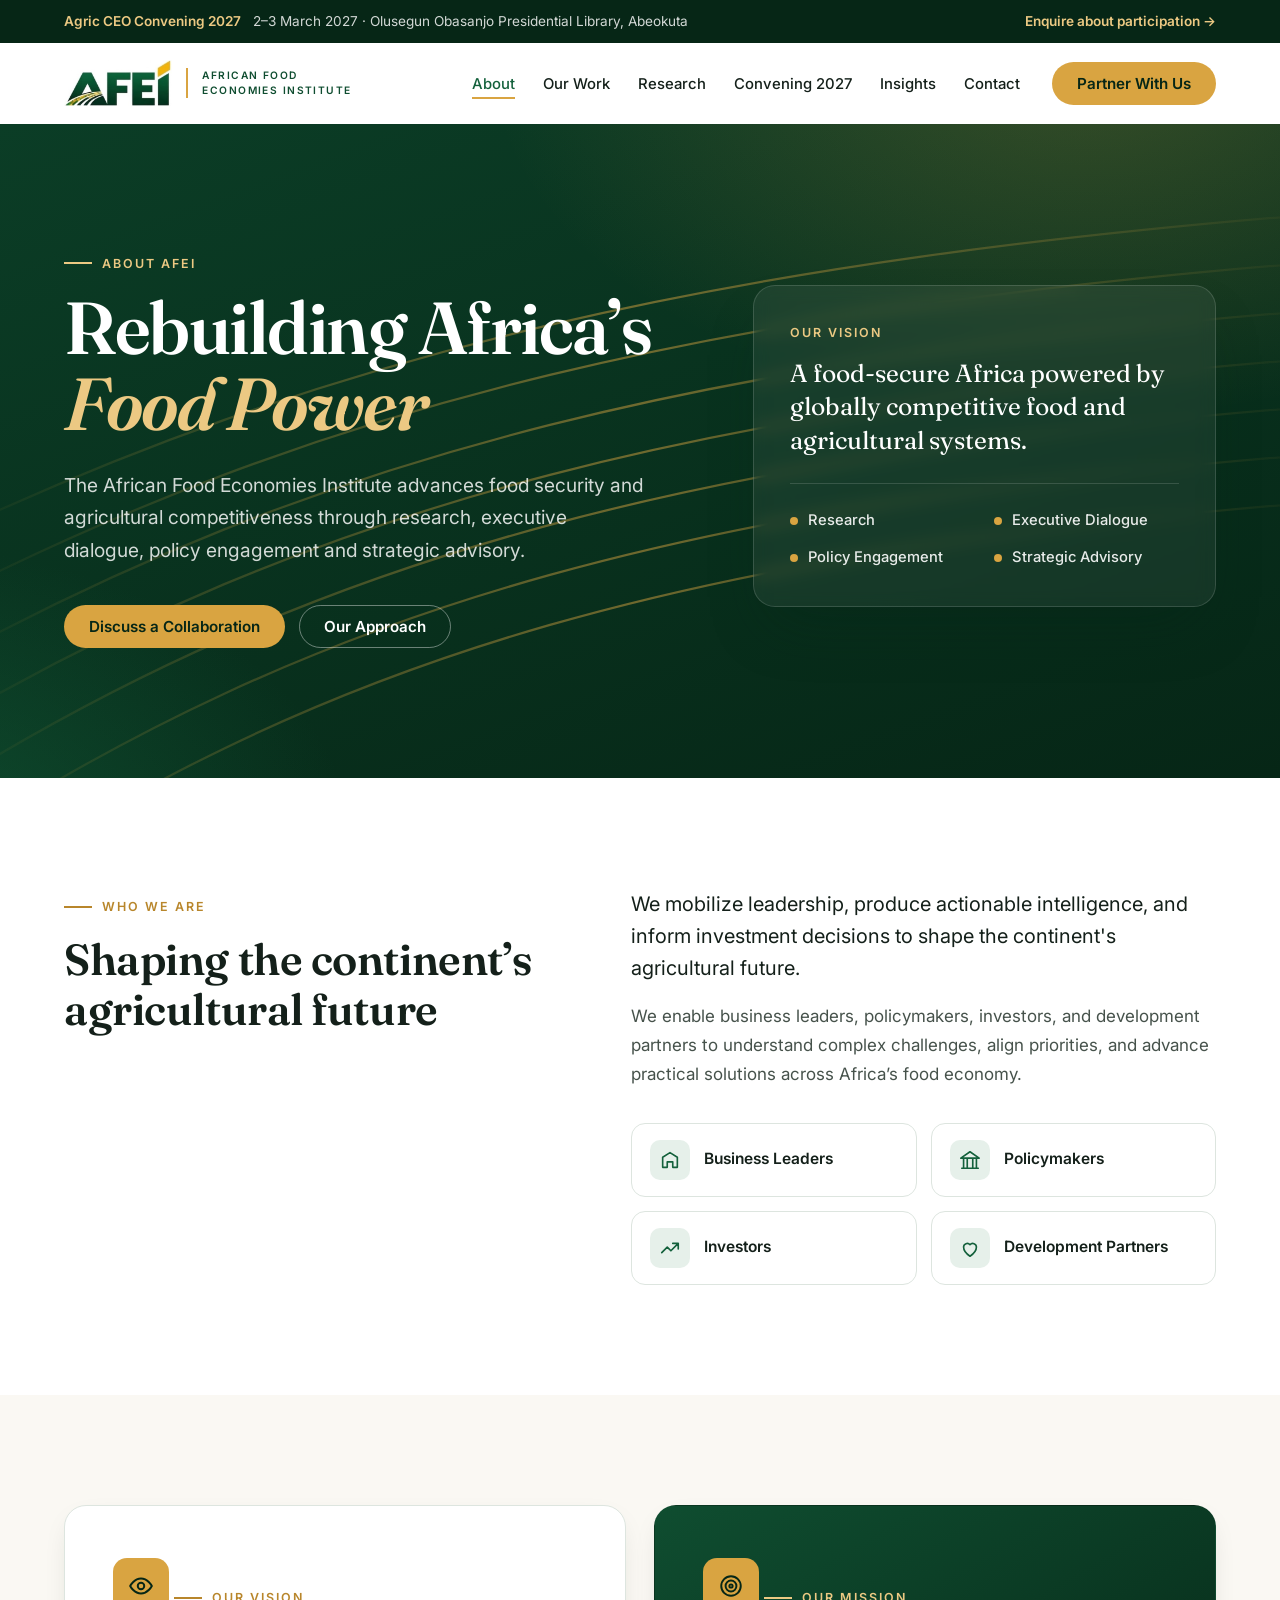
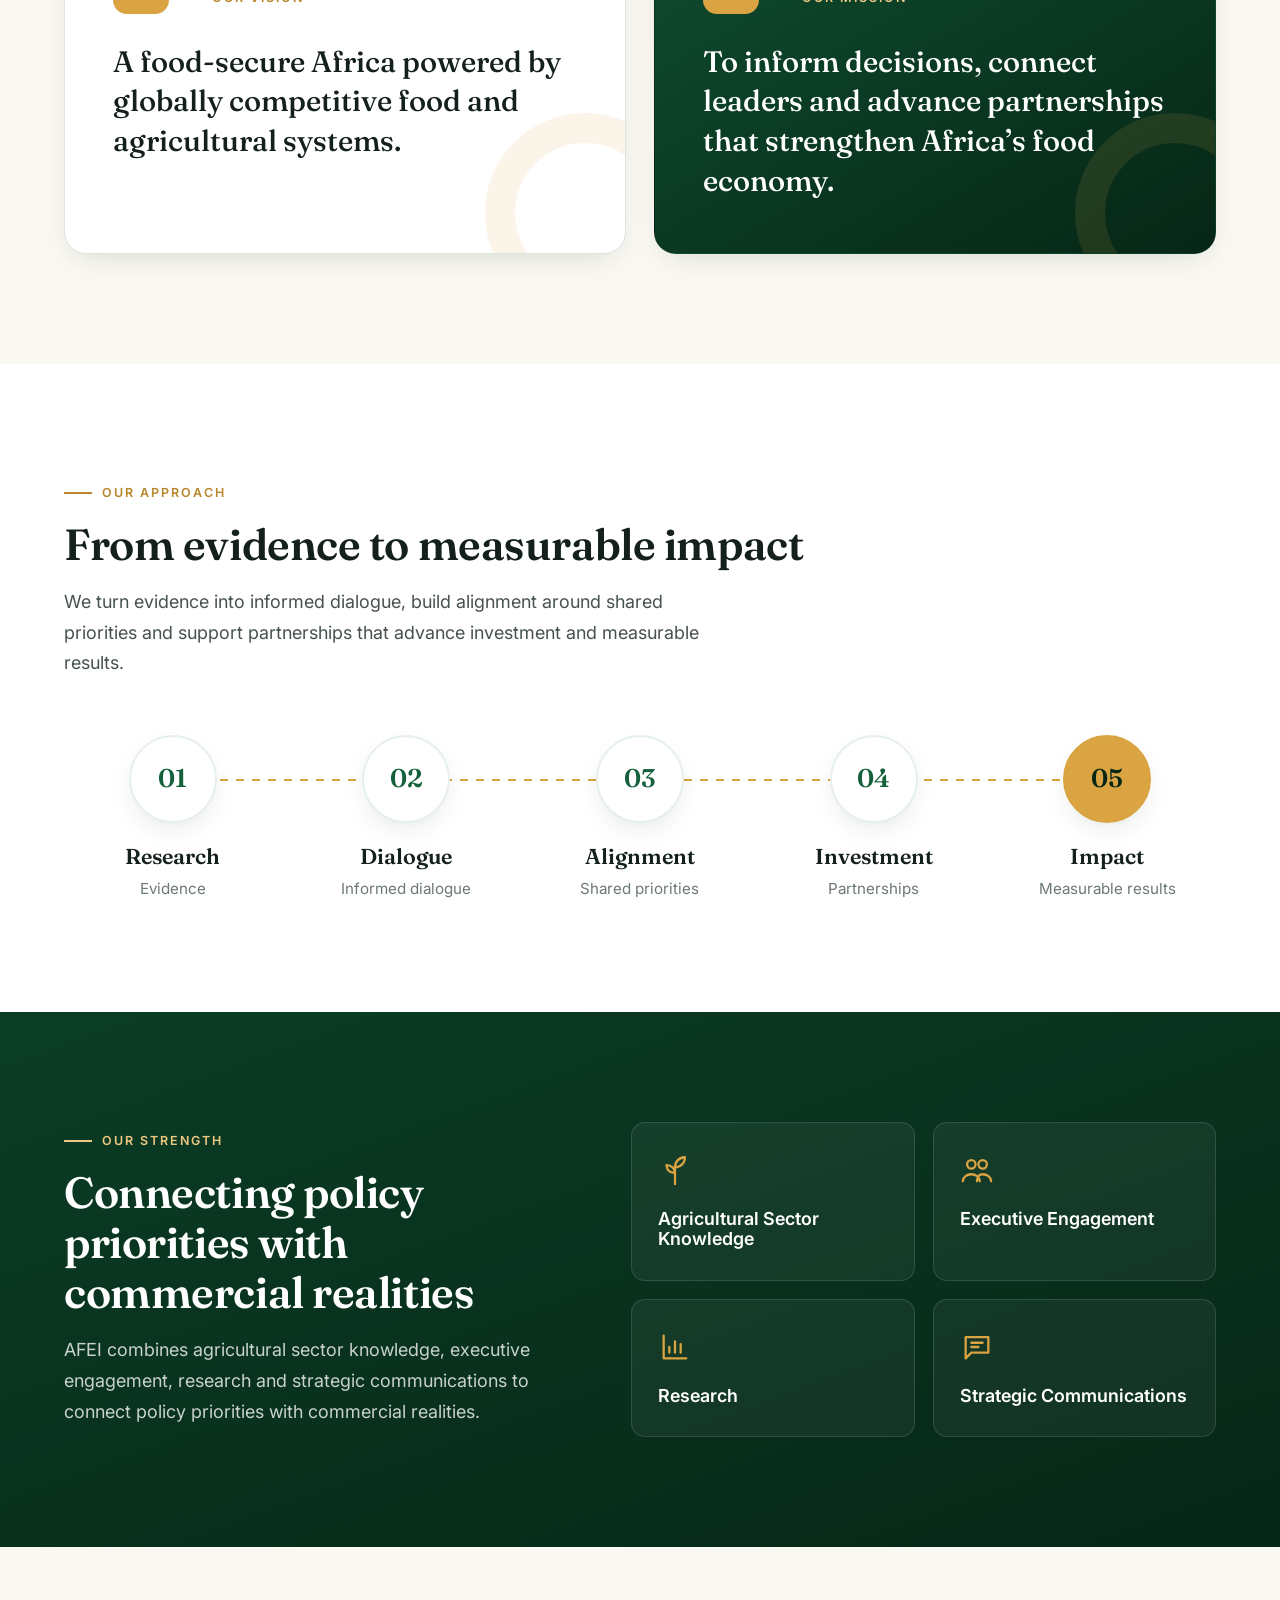
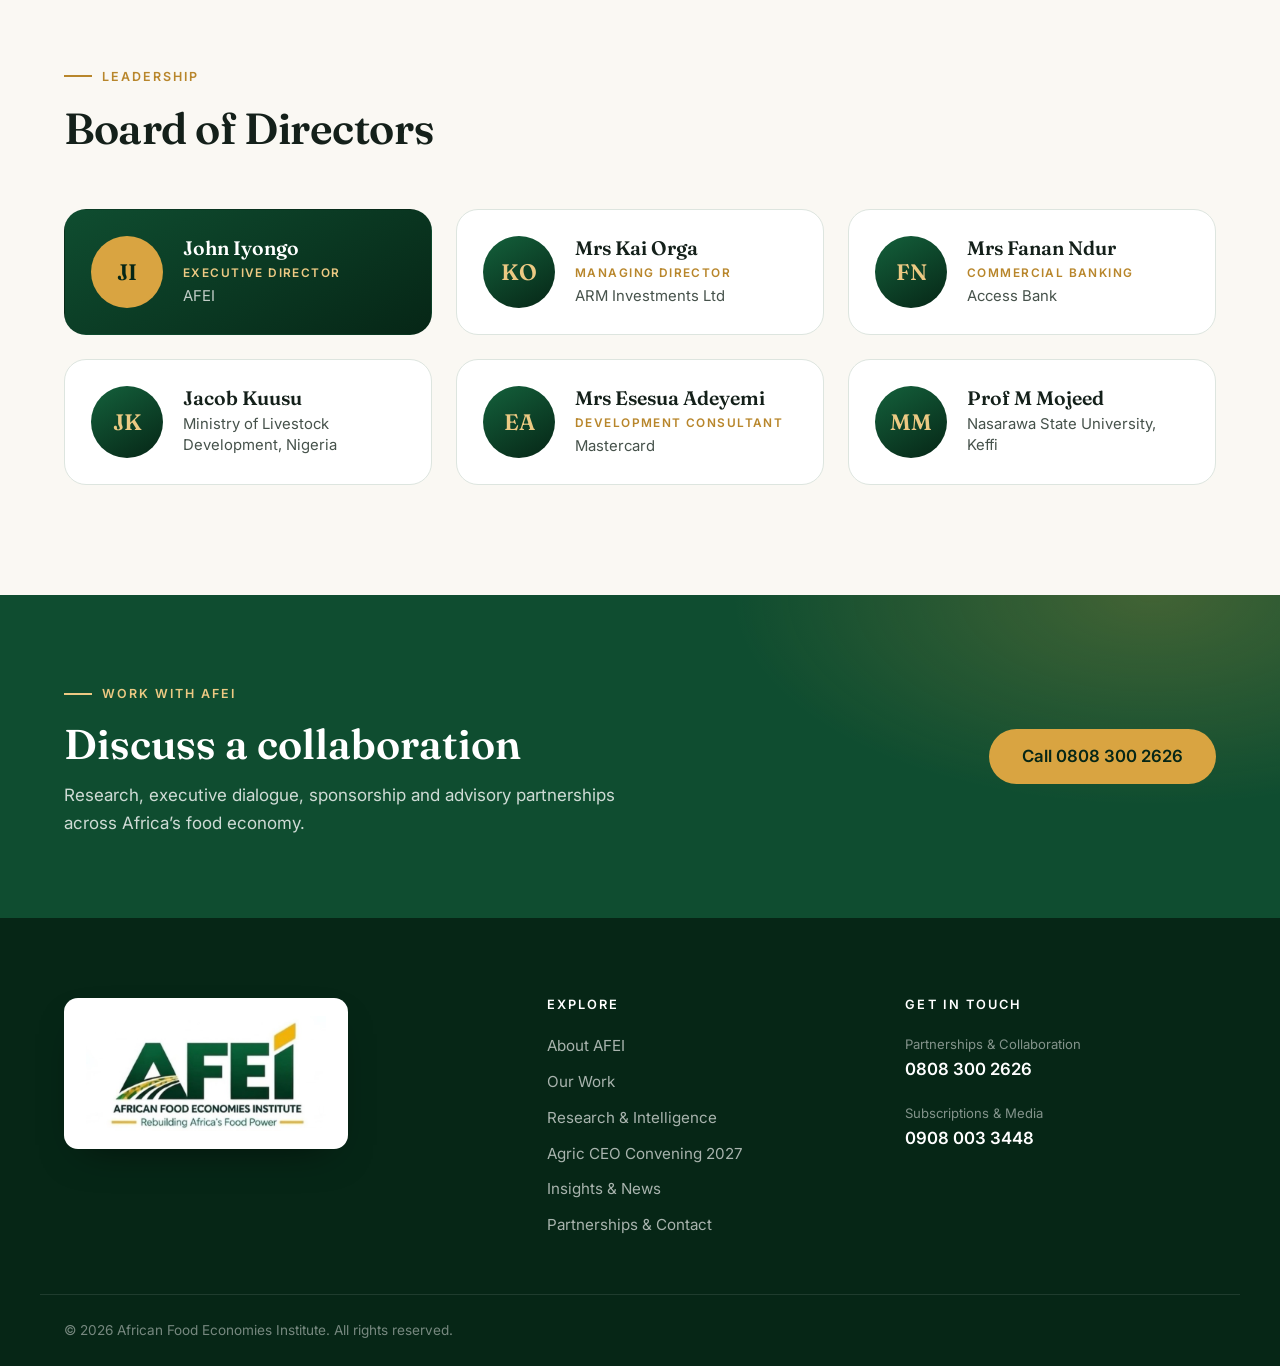
<file: index.html>
<!doctype html>
<html lang="en">
<head>
  <meta charset="utf-8">
  <meta name="viewport" content="width=device-width, initial-scale=1">
  <title>AFEI | African Food Economies Institute</title>
  <meta name="description" content="The African Food Economies Institute (AFEI) advances food security and agricultural competitiveness through research, executive dialogue, policy engagement and strategic advisory.">
  <meta name="theme-color" content="#0b3d26">
  <link rel="icon" href="assets/img/favicon.svg" type="image/svg+xml">
  <link rel="preconnect" href="https://fonts.googleapis.com">
  <link rel="preconnect" href="https://fonts.gstatic.com" crossorigin>
  <link href="https://fonts.googleapis.com/css2?family=Fraunces:opsz,wght@9..144,500;9..144,600;9..144,700&family=Inter:wght@400;500;600;700&display=swap" rel="stylesheet">
  <link rel="stylesheet" href="assets/css/styles.css">
</head>
<body>

  <a class="skip-link" href="#main">Skip to content</a>

  <!-- Announcement bar -->
  <div class="topbar">
    <div class="container topbar__inner">
      <p><span class="topbar__tag">Agric CEO Convening 2027</span> 2–3 March 2027 · Olusegun Obasanjo Presidential Library, Abeokuta</p>
      <a href="convening.html#participate" class="topbar__link">Enquire about participation →</a>
    </div>
  </div>

  <!-- Header -->
  <header class="header" id="header">
    <div class="container header__inner">
      <a href="index.html" class="logo" aria-label="AFEI home">
        <img class="logo__img" src="assets/img/afei-mark.jpg" alt="AFEI" width="377" height="160">
        <span class="logo__full">African Food<br>Economies Institute</span>
      </a>

      <nav class="nav" id="nav" aria-label="Main">
        <ul class="nav__list">
          <li><a href="index.html" class="nav__link is-active" aria-current="page">About</a></li>
          <li><a href="our-work.html" class="nav__link">Our Work</a></li>
          <li><a href="research.html" class="nav__link">Research</a></li>
          <li><a href="convening.html" class="nav__link">Convening 2027</a></li>
          <li><a href="insights.html" class="nav__link">Insights</a></li>
          <li><a href="contact.html" class="nav__link">Contact</a></li>
        </ul>
        <a href="contact.html" class="btn btn--gold nav__cta">Partner With Us</a>
      </nav>

      <button class="nav-toggle" id="navToggle" aria-label="Open menu" aria-expanded="false" aria-controls="nav">
        <span></span><span></span><span></span>
      </button>
    </div>
  </header>

  <main id="main">

    <!-- Hero -->
    <section class="hero">
      <div class="hero__bg" aria-hidden="true">
        <svg viewBox="0 0 800 600" preserveAspectRatio="xMidYMid slice">
          <defs>
            <linearGradient id="rowGrad" x1="0" x2="1">
              <stop offset="0" stop-color="#d9a441" stop-opacity="0"/>
              <stop offset=".5" stop-color="#d9a441" stop-opacity=".55"/>
              <stop offset="1" stop-color="#d9a441" stop-opacity="0"/>
            </linearGradient>
          </defs>
          <g fill="none" stroke="url(#rowGrad)" stroke-width="1.4">
            <path d="M-50 600 C 200 420, 450 360, 850 330"/>
            <path d="M-50 560 C 200 390, 450 330, 850 300"/>
            <path d="M-50 520 C 200 360, 450 300, 850 270"/>
            <path d="M-50 480 C 200 330, 450 270, 850 240"/>
            <path d="M-50 440 C 200 300, 450 240, 850 210"/>
            <path d="M-50 400 C 200 270, 450 210, 850 180"/>
            <path d="M-50 360 C 200 240, 450 180, 850 150"/>
          </g>
        </svg>
      </div>

      <div class="container hero__inner">
        <div class="hero__content reveal">
          <p class="eyebrow eyebrow--light">About AFEI</p>
          <h1 class="hero__title">Rebuilding Africa’s <em>Food Power</em></h1>
          <p class="hero__lead">
            The African Food Economies Institute advances food security and agricultural
            competitiveness through research, executive dialogue, policy engagement and strategic advisory.
          </p>
          <div class="hero__actions">
            <a href="tel:08083002626" class="btn btn--gold">Discuss a Collaboration</a>
            <a href="#approach" class="btn btn--ghost">Our Approach</a>
          </div>
        </div>

        <aside class="hero__card reveal" aria-label="Our vision">
          <p class="hero__card-label">Our Vision</p>
          <p class="hero__card-text">A food-secure Africa powered by globally competitive food and agricultural systems.</p>
          <ul class="hero__pillars">
            <li>Research</li>
            <li>Executive Dialogue</li>
            <li>Policy Engagement</li>
            <li>Strategic Advisory</li>
          </ul>
        </aside>
      </div>
    </section>

    <!-- Who we are -->
    <section class="section">
      <div class="container split">
        <div class="split__head reveal">
          <p class="eyebrow">Who We Are</p>
          <h2 class="section__title">Shaping the continent’s agricultural future</h2>
        </div>
        <div class="split__body reveal">
          <p class="lead">
            We mobilize leadership, produce actionable intelligence, and inform investment decisions
            to shape the continent's agricultural future.
          </p>
          <p>
            We enable business leaders, policymakers, investors, and development partners to understand
            complex challenges, align priorities, and advance practical solutions across Africa’s food economy.
          </p>
          <ul class="audience">
            <li class="audience__item">
              <svg viewBox="0 0 24 24" aria-hidden="true"><path d="M4 20V9l8-5 8 5v11h-5v-6H9v6z"/></svg>
              Business Leaders
            </li>
            <li class="audience__item">
              <svg viewBox="0 0 24 24" aria-hidden="true"><path d="M3 21h18M5 21V10m4 11V10m6 11V10m4 11V10M2 10h20L12 3z"/></svg>
              Policymakers
            </li>
            <li class="audience__item">
              <svg viewBox="0 0 24 24" aria-hidden="true"><path d="M3 17l6-6 4 4 8-8M15 7h6v6"/></svg>
              Investors
            </li>
            <li class="audience__item">
              <svg viewBox="0 0 24 24" aria-hidden="true"><path d="M12 21s-7-4.5-7-10a4 4 0 0 1 7-2.6A4 4 0 0 1 19 11c0 5.5-7 10-7 10z"/></svg>
              Development Partners
            </li>
          </ul>
        </div>
      </div>
    </section>

    <!-- Vision & Mission -->
    <section class="section section--tint">
      <div class="container">
        <div class="vm">
          <article class="vm__card reveal">
            <span class="vm__icon" aria-hidden="true">
              <svg viewBox="0 0 24 24"><path d="M2 12s3.6-7 10-7 10 7 10 7-3.6 7-10 7S2 12 2 12z"/><circle cx="12" cy="12" r="3"/></svg>
            </span>
            <p class="eyebrow">Our Vision</p>
            <h3 class="vm__text">A food-secure Africa powered by globally competitive food and agricultural systems.</h3>
          </article>
          <article class="vm__card vm__card--dark reveal">
            <span class="vm__icon" aria-hidden="true">
              <svg viewBox="0 0 24 24"><circle cx="12" cy="12" r="9"/><circle cx="12" cy="12" r="5"/><circle cx="12" cy="12" r="1.5"/></svg>
            </span>
            <p class="eyebrow eyebrow--light">Our Mission</p>
            <h3 class="vm__text">To inform decisions, connect leaders and advance partnerships that strengthen Africa’s food economy.</h3>
          </article>
        </div>
      </div>
    </section>

    <!-- Approach -->
    <section class="section" id="approach">
      <div class="container">
        <div class="section__head reveal">
          <p class="eyebrow">Our Approach</p>
          <h2 class="section__title">From evidence to measurable impact</h2>
          <p class="section__intro">
            We turn evidence into informed dialogue, build alignment around shared priorities and support
            partnerships that advance investment and measurable results.
          </p>
        </div>

        <ol class="steps">
          <li class="step reveal">
            <span class="step__num">01</span>
            <h3 class="step__title">Research</h3>
            <p class="step__text">Evidence</p>
          </li>
          <li class="step reveal">
            <span class="step__num">02</span>
            <h3 class="step__title">Dialogue</h3>
            <p class="step__text">Informed dialogue</p>
          </li>
          <li class="step reveal">
            <span class="step__num">03</span>
            <h3 class="step__title">Alignment</h3>
            <p class="step__text">Shared priorities</p>
          </li>
          <li class="step reveal">
            <span class="step__num">04</span>
            <h3 class="step__title">Investment</h3>
            <p class="step__text">Partnerships</p>
          </li>
          <li class="step step--final reveal">
            <span class="step__num">05</span>
            <h3 class="step__title">Impact</h3>
            <p class="step__text">Measurable results</p>
          </li>
        </ol>
      </div>
    </section>

    <!-- Strength -->
    <section class="section section--dark">
      <div class="container split">
        <div class="split__head reveal">
          <p class="eyebrow eyebrow--light">Our Strength</p>
          <h2 class="section__title">Connecting policy priorities with commercial realities</h2>
          <p class="section__intro">
            AFEI combines agricultural sector knowledge, executive engagement, research and strategic
            communications to connect policy priorities with commercial realities.
          </p>
        </div>
        <ul class="strengths">
          <li class="strength reveal">
            <svg viewBox="0 0 24 24" aria-hidden="true"><path d="M12 22V10M12 10c0-4 3-7 7-7 0 4-3 7-7 7zM12 14c0-3-2.5-5.5-6-5.5 0 3.5 2.5 5.5 6 5.5z"/></svg>
            <h3>Agricultural Sector Knowledge</h3>
          </li>
          <li class="strength reveal">
            <svg viewBox="0 0 24 24" aria-hidden="true"><circle cx="8" cy="8" r="3"/><circle cx="16" cy="8" r="3"/><path d="M2 20c0-3 3-5 6-5s6 2 6 5M12 20c0-3 1.5-5 4-5 3 0 6 2 6 5"/></svg>
            <h3>Executive Engagement</h3>
          </li>
          <li class="strength reveal">
            <svg viewBox="0 0 24 24" aria-hidden="true"><path d="M4 20V4M4 20h16M8 16v-4M12 16V8M16 16v-6"/></svg>
            <h3>Research</h3>
          </li>
          <li class="strength reveal">
            <svg viewBox="0 0 24 24" aria-hidden="true"><path d="M4 5h16v11H8l-4 4z"/><path d="M8 9h8M8 12h5"/></svg>
            <h3>Strategic Communications</h3>
          </li>
        </ul>
      </div>
    </section>

    <!-- Board of Directors -->
    <section class="section section--tint" id="board">
      <div class="container">
        <div class="section__head reveal">
          <p class="eyebrow">Leadership</p>
          <h2 class="section__title">Board of Directors</h2>
        </div>
        <ul class="board">
          <li class="member member--lead reveal">
            <div class="member__avatar" aria-hidden="true">JI</div>
            <div>
              <h3 class="member__name">John Iyongo</h3>
              <p class="member__role">Executive Director</p>
              <p class="member__org">AFEI</p>
            </div>
          </li>
          <li class="member reveal">
            <div class="member__avatar" aria-hidden="true">KO</div>
            <div>
              <h3 class="member__name">Mrs Kai Orga</h3>
              <p class="member__role">Managing Director</p>
              <p class="member__org">ARM Investments Ltd</p>
            </div>
          </li>
          <li class="member reveal">
            <div class="member__avatar" aria-hidden="true">FN</div>
            <div>
              <h3 class="member__name">Mrs Fanan Ndur</h3>
              <p class="member__role">Commercial Banking</p>
              <p class="member__org">Access Bank</p>
            </div>
          </li>
          <li class="member reveal">
            <div class="member__avatar" aria-hidden="true">JK</div>
            <div>
              <h3 class="member__name">Jacob Kuusu</h3>
              <p class="member__org">Ministry of Livestock Development, Nigeria</p>
            </div>
          </li>
          <li class="member reveal">
            <div class="member__avatar" aria-hidden="true">EA</div>
            <div>
              <h3 class="member__name">Mrs Esesua Adeyemi</h3>
              <p class="member__role">Development Consultant</p>
              <p class="member__org">Mastercard</p>
            </div>
          </li>
          <li class="member reveal">
            <div class="member__avatar" aria-hidden="true">MM</div>
            <div>
              <h3 class="member__name">Prof M Mojeed</h3>
              <p class="member__org">Nasarawa State University, Keffi</p>
            </div>
          </li>
        </ul>
      </div>
    </section>

    <!-- CTA -->
    <section class="cta">
      <div class="container cta__inner reveal">
        <div>
          <p class="eyebrow eyebrow--light">Work With AFEI</p>
          <h2 class="cta__title">Discuss a collaboration</h2>
          <p class="cta__text">Research, executive dialogue, sponsorship and advisory partnerships across Africa’s food economy.</p>
        </div>
        <div class="cta__actions">
          <a href="tel:08083002626" class="btn btn--gold btn--lg">Call 0808 300 2626</a>
        </div>
      </div>
    </section>

  </main>

  <!-- Footer -->
  <footer class="footer">
    <div class="container footer__grid">
      <div class="footer__brand">
        <a href="index.html" class="footer__logo" aria-label="AFEI home">
          <img src="assets/img/afei-logo.jpg" alt="African Food Economies Institute — Rebuilding Africa’s Food Power" width="640" height="306" loading="lazy">
        </a>
      </div>

      <div>
        <h4 class="footer__heading">Explore</h4>
        <ul class="footer__links">
          <li><a href="index.html">About AFEI</a></li>
          <li><a href="our-work.html">Our Work</a></li>
          <li><a href="research.html">Research &amp; Intelligence</a></li>
          <li><a href="convening.html">Agric CEO Convening 2027</a></li>
          <li><a href="insights.html">Insights &amp; News</a></li>
          <li><a href="contact.html">Partnerships &amp; Contact</a></li>
        </ul>
      </div>

      <div>
        <h4 class="footer__heading">Get in Touch</h4>
        <ul class="footer__contact">
          <li>
            <span>Partnerships &amp; Collaboration</span>
            <a href="tel:08083002626">0808 300 2626</a>
          </li>
          <li>
            <span>Subscriptions &amp; Media</span>
            <a href="tel:09080033448">0908 003 3448</a>
          </li>
        </ul>
      </div>
    </div>

    <div class="container footer__bottom">
      <p>© <span id="year">2026</span> African Food Economies Institute. All rights reserved.</p>
    </div>
  </footer>

  <script src="assets/js/main.js"></script>
</body>
</html>
</file>
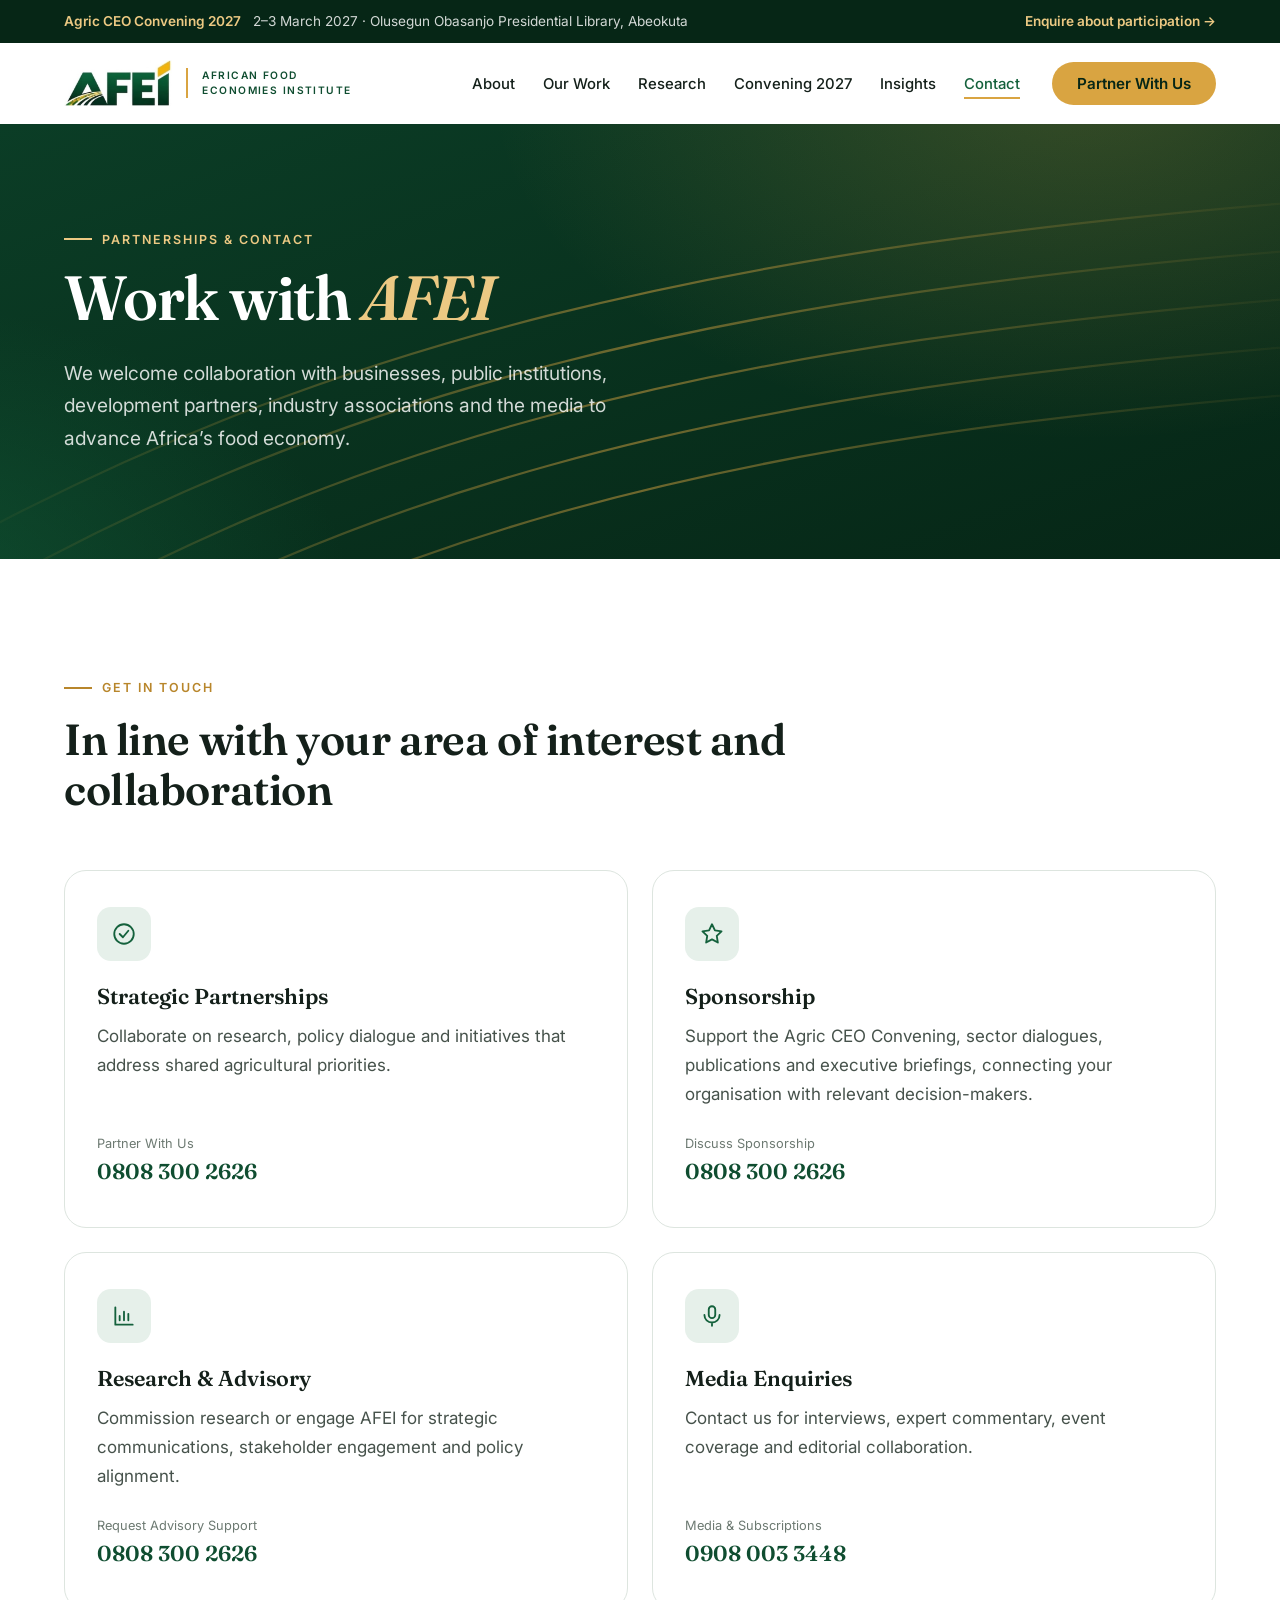
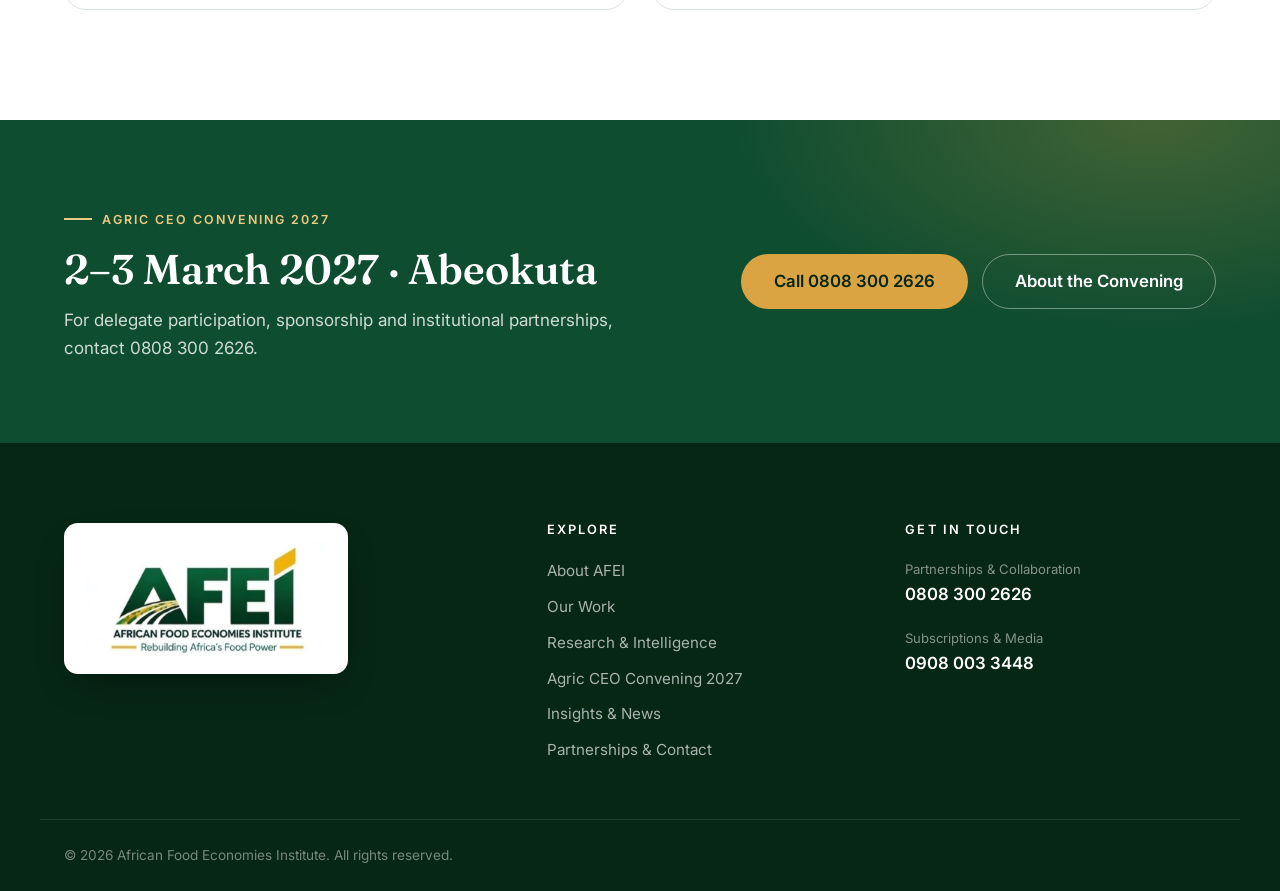
<file: contact.html>
<!doctype html>
<html lang="en">
<head>
  <meta charset="utf-8">
  <meta name="viewport" content="width=device-width, initial-scale=1">
  <title>Partnerships &amp; Contact | AFEI</title>
  <meta name="description" content="Work with AFEI. We welcome collaboration with businesses, public institutions, development partners, industry associations and the media to advance Africa's food economy.">
  <meta name="theme-color" content="#0b3d26">
  <link rel="icon" href="assets/img/favicon.svg" type="image/svg+xml">
  <link rel="preconnect" href="https://fonts.googleapis.com">
  <link rel="preconnect" href="https://fonts.gstatic.com" crossorigin>
  <link href="https://fonts.googleapis.com/css2?family=Fraunces:opsz,wght@9..144,500;9..144,600;9..144,700&family=Inter:wght@400;500;600;700&display=swap" rel="stylesheet">
  <link rel="stylesheet" href="assets/css/styles.css">
</head>
<body>

  <a class="skip-link" href="#main">Skip to content</a>

  <!-- Announcement bar -->
  <div class="topbar">
    <div class="container topbar__inner">
      <p><span class="topbar__tag">Agric CEO Convening 2027</span> 2–3 March 2027 · Olusegun Obasanjo Presidential Library, Abeokuta</p>
      <a href="convening.html#participate" class="topbar__link">Enquire about participation →</a>
    </div>
  </div>

  <!-- Header -->
  <header class="header" id="header">
    <div class="container header__inner">
      <a href="index.html" class="logo" aria-label="AFEI home">
        <img class="logo__img" src="assets/img/afei-mark.jpg" alt="AFEI" width="377" height="160">
        <span class="logo__full">African Food<br>Economies Institute</span>
      </a>

      <nav class="nav" id="nav" aria-label="Main">
        <ul class="nav__list">
          <li><a href="index.html" class="nav__link">About</a></li>
          <li><a href="our-work.html" class="nav__link">Our Work</a></li>
          <li><a href="research.html" class="nav__link">Research</a></li>
          <li><a href="convening.html" class="nav__link">Convening 2027</a></li>
          <li><a href="insights.html" class="nav__link">Insights</a></li>
          <li><a href="contact.html" class="nav__link is-active" aria-current="page">Contact</a></li>
        </ul>
        <a href="contact.html" class="btn btn--gold nav__cta">Partner With Us</a>
      </nav>

      <button class="nav-toggle" id="navToggle" aria-label="Open menu" aria-expanded="false" aria-controls="nav">
        <span></span><span></span><span></span>
      </button>
    </div>
  </header>

  <main id="main">

    <!-- Hero -->
    <section class="hero hero--page">
      <div class="hero__bg" aria-hidden="true">
        <svg viewBox="0 0 800 600" preserveAspectRatio="xMidYMid slice">
          <defs>
            <linearGradient id="rowGrad" x1="0" x2="1">
              <stop offset="0" stop-color="#d9a441" stop-opacity="0"/>
              <stop offset=".5" stop-color="#d9a441" stop-opacity=".55"/>
              <stop offset="1" stop-color="#d9a441" stop-opacity="0"/>
            </linearGradient>
          </defs>
          <g fill="none" stroke="url(#rowGrad)" stroke-width="1.4">
            <path d="M-50 600 C 200 420, 450 360, 850 330"/>
            <path d="M-50 560 C 200 390, 450 330, 850 300"/>
            <path d="M-50 520 C 200 360, 450 300, 850 270"/>
            <path d="M-50 480 C 200 330, 450 270, 850 240"/>
            <path d="M-50 440 C 200 300, 450 240, 850 210"/>
          </g>
        </svg>
      </div>
      <div class="container hero__inner">
        <div class="hero__content reveal">
          <p class="eyebrow eyebrow--light">Partnerships &amp; Contact</p>
          <h1 class="hero__title">Work with <em>AFEI</em></h1>
          <p class="hero__lead">
            We welcome collaboration with businesses, public institutions, development partners,
            industry associations and the media to advance Africa’s food economy.
          </p>
        </div>
      </div>
    </section>

    <!-- Ways to work with us -->
    <section class="section">
      <div class="container">
        <div class="section__head reveal">
          <p class="eyebrow">Get in Touch</p>
          <h2 class="section__title">In line with your area of interest and collaboration</h2>
        </div>

        <div class="cards cards--2">
          <article class="card reveal" id="partnerships">
            <div class="card__top">
              <span class="card__icon" aria-hidden="true">
                <svg viewBox="0 0 24 24"><path d="M8 12l3 3 5-6"/><circle cx="12" cy="12" r="9"/></svg>
              </span>
            </div>
            <h3 class="card__title">Strategic Partnerships</h3>
            <p class="card__text">Collaborate on research, policy dialogue and initiatives that address shared agricultural priorities.</p>
            <div class="card__phone">
              <span>Partner With Us</span>
              <a href="tel:08083002626">0808 300 2626</a>
            </div>
          </article>

          <article class="card reveal" id="sponsorship">
            <div class="card__top">
              <span class="card__icon" aria-hidden="true">
                <svg viewBox="0 0 24 24"><path d="M12 3l2.7 5.6 6.1.9-4.4 4.3 1 6.1L12 17l-5.4 2.9 1-6.1L3.2 9.5l6.1-.9z"/></svg>
              </span>
            </div>
            <h3 class="card__title">Sponsorship</h3>
            <p class="card__text">Support the Agric CEO Convening, sector dialogues, publications and executive briefings, connecting your organisation with relevant decision-makers.</p>
            <div class="card__phone">
              <span>Discuss Sponsorship</span>
              <a href="tel:08083002626">0808 300 2626</a>
            </div>
          </article>

          <article class="card reveal" id="advisory">
            <div class="card__top">
              <span class="card__icon" aria-hidden="true">
                <svg viewBox="0 0 24 24"><path d="M4 20V4M4 20h16M8 16v-4M12 16V8M16 16v-6"/></svg>
              </span>
            </div>
            <h3 class="card__title">Research &amp; Advisory</h3>
            <p class="card__text">Commission research or engage AFEI for strategic communications, stakeholder engagement and policy alignment.</p>
            <div class="card__phone">
              <span>Request Advisory Support</span>
              <a href="tel:08083002626">0808 300 2626</a>
            </div>
          </article>

          <article class="card reveal" id="media">
            <div class="card__top">
              <span class="card__icon" aria-hidden="true">
                <svg viewBox="0 0 24 24"><rect x="9" y="3" width="6" height="11" rx="3"/><path d="M5 11a7 7 0 0 0 14 0M12 18v3"/></svg>
              </span>
            </div>
            <h3 class="card__title">Media Enquiries</h3>
            <p class="card__text">Contact us for interviews, expert commentary, event coverage and editorial collaboration.</p>
            <div class="card__phone">
              <span>Media &amp; Subscriptions</span>
              <a href="tel:09080033448">0908 003 3448</a>
            </div>
          </article>
        </div>
      </div>
    </section>

    <!-- CTA -->
    <section class="cta">
      <div class="container cta__inner reveal">
        <div>
          <p class="eyebrow eyebrow--light">Agric CEO Convening 2027</p>
          <h2 class="cta__title">2–3 March 2027 · Abeokuta</h2>
          <p class="cta__text">For delegate participation, sponsorship and institutional partnerships, contact 0808 300 2626.</p>
        </div>
        <div class="cta__actions btn-row" style="margin-top: 0;">
          <a href="tel:08083002626" class="btn btn--gold btn--lg">Call 0808 300 2626</a>
          <a href="convening.html" class="btn btn--ghost btn--lg">About the Convening</a>
        </div>
      </div>
    </section>

  </main>

  <!-- Footer -->
  <footer class="footer">
    <div class="container footer__grid">
      <div class="footer__brand">
        <a href="index.html" class="footer__logo" aria-label="AFEI home">
          <img src="assets/img/afei-logo.jpg" alt="African Food Economies Institute — Rebuilding Africa’s Food Power" width="640" height="306" loading="lazy">
        </a>
      </div>

      <div>
        <h4 class="footer__heading">Explore</h4>
        <ul class="footer__links">
          <li><a href="index.html">About AFEI</a></li>
          <li><a href="our-work.html">Our Work</a></li>
          <li><a href="research.html">Research &amp; Intelligence</a></li>
          <li><a href="convening.html">Agric CEO Convening 2027</a></li>
          <li><a href="insights.html">Insights &amp; News</a></li>
          <li><a href="contact.html">Partnerships &amp; Contact</a></li>
        </ul>
      </div>

      <div>
        <h4 class="footer__heading">Get in Touch</h4>
        <ul class="footer__contact">
          <li>
            <span>Partnerships &amp; Collaboration</span>
            <a href="tel:08083002626">0808 300 2626</a>
          </li>
          <li>
            <span>Subscriptions &amp; Media</span>
            <a href="tel:09080033448">0908 003 3448</a>
          </li>
        </ul>
      </div>
    </div>

    <div class="container footer__bottom">
      <p>© <span id="year">2026</span> African Food Economies Institute. All rights reserved.</p>
    </div>
  </footer>

  <script src="assets/js/main.js"></script>
</body>
</html>
</file>
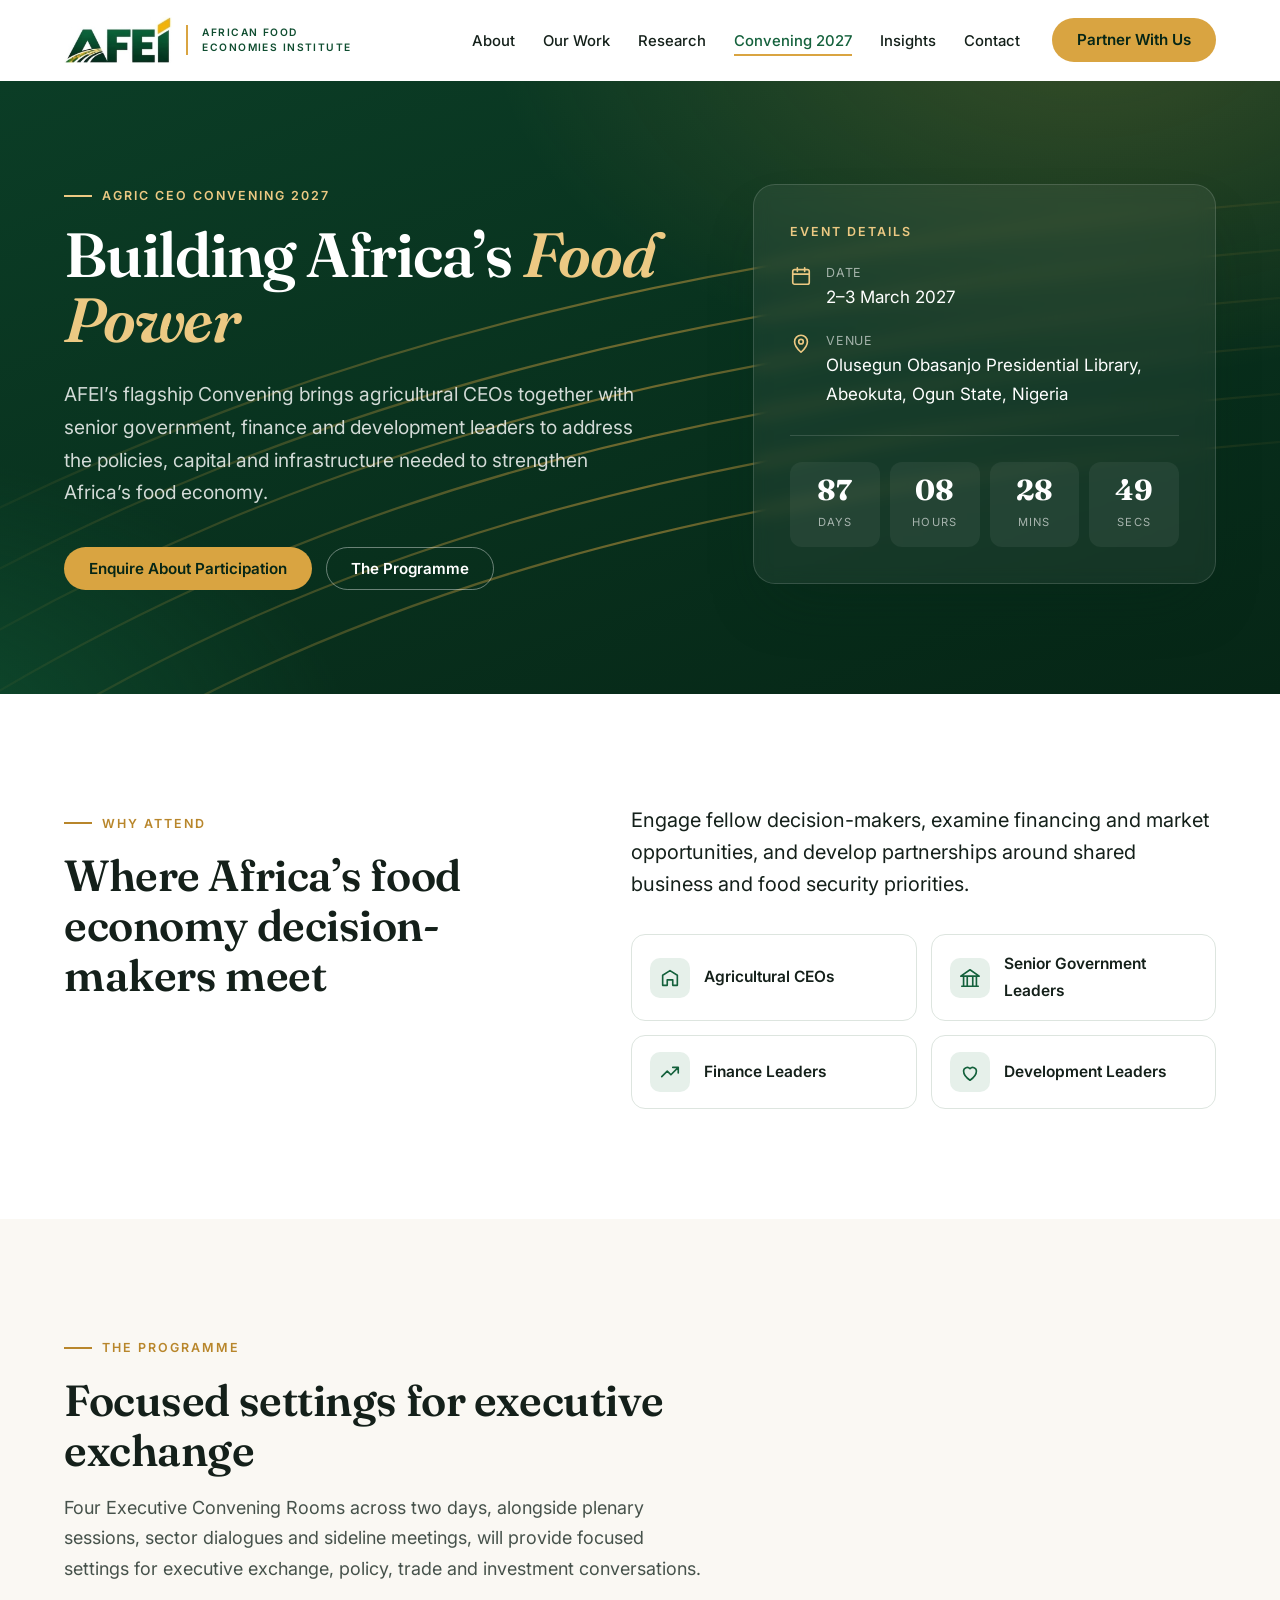
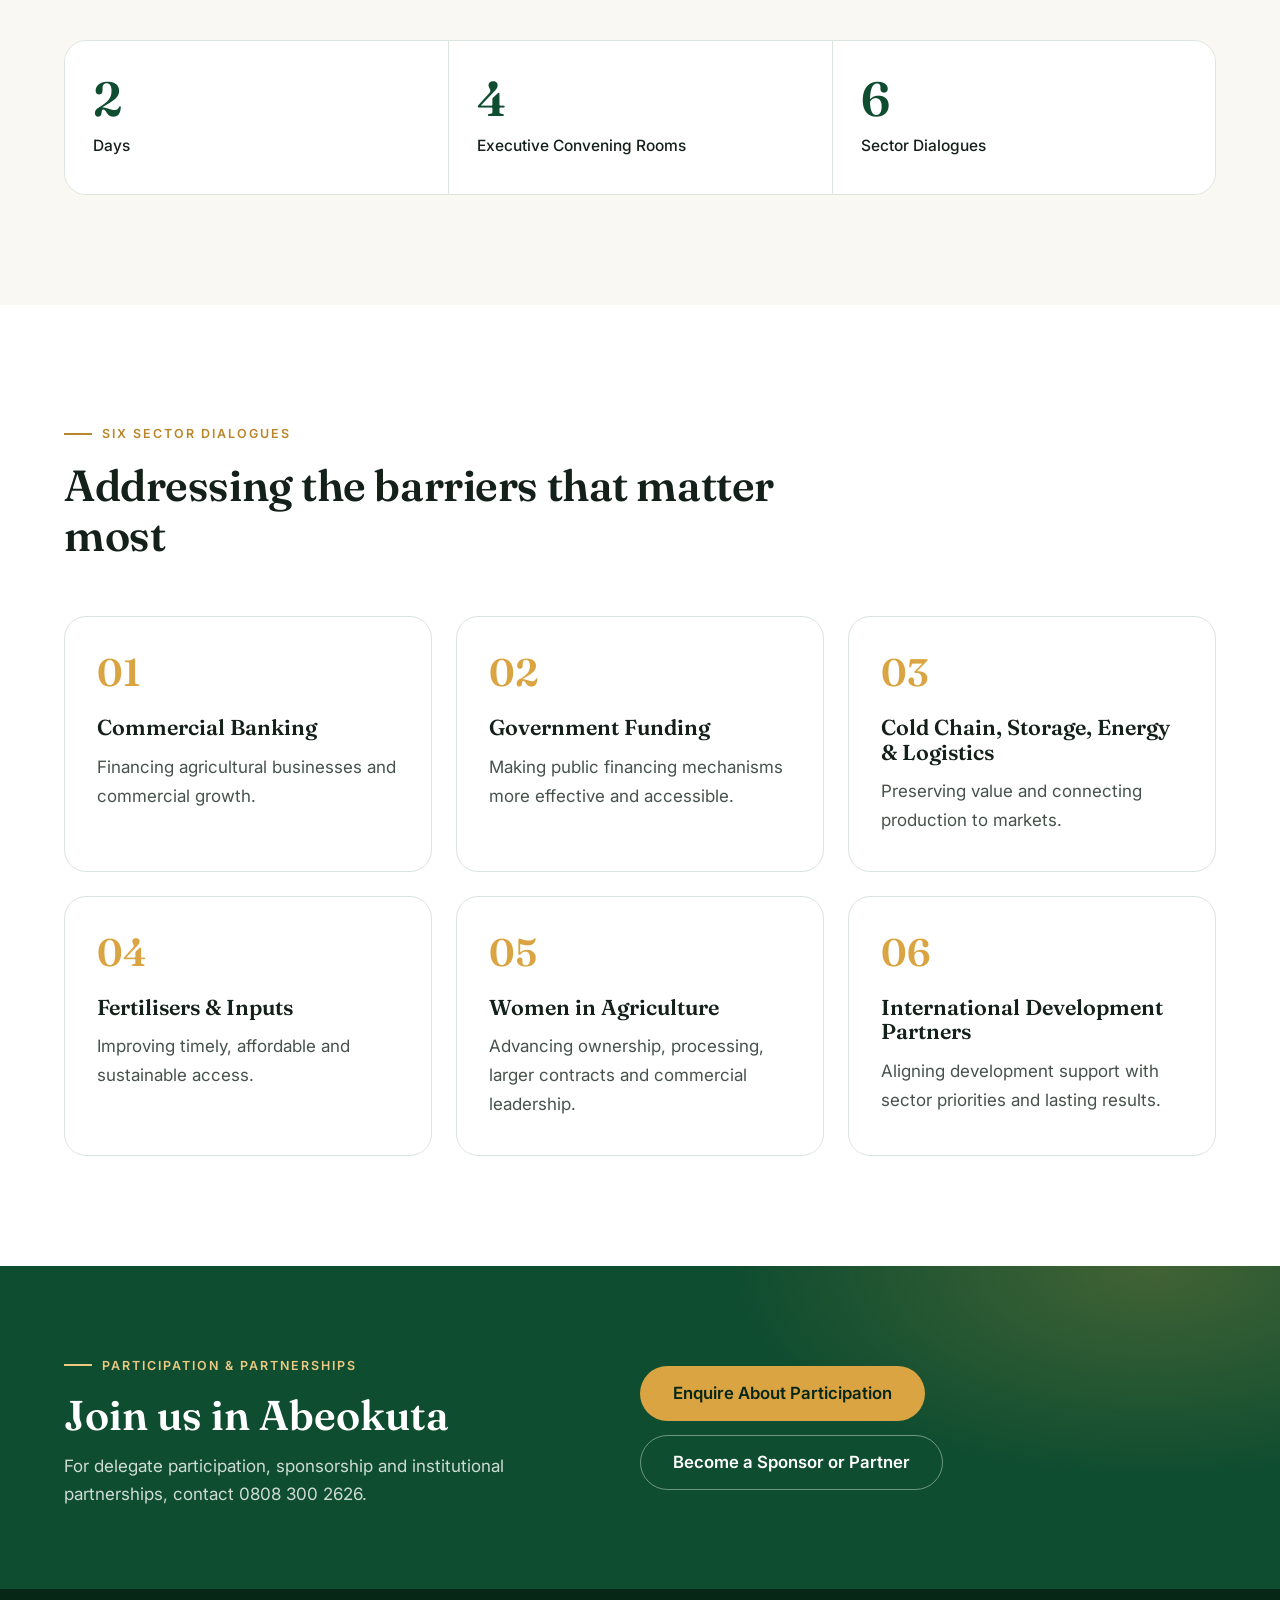
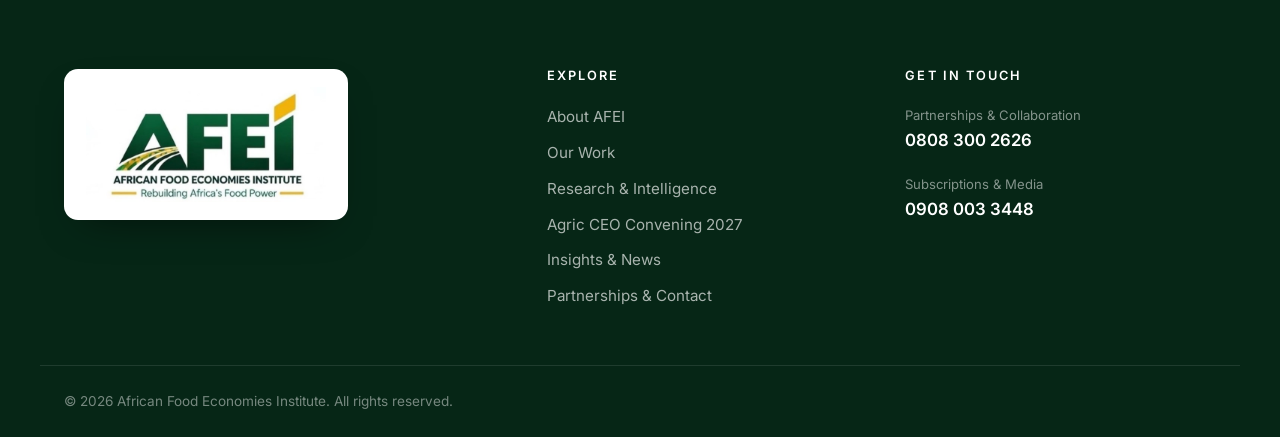
<file: convening.html>
<!doctype html>
<html lang="en">
<head>
  <meta charset="utf-8">
  <meta name="viewport" content="width=device-width, initial-scale=1">
  <title>Agric CEO Convening 2027 | AFEI</title>
  <meta name="description" content="Agric CEO Convening 2027 — Building Africa's Food Power. 2–3 March 2027, Olusegun Obasanjo Presidential Library, Abeokuta, Ogun State, Nigeria.">
  <meta name="theme-color" content="#0b3d26">
  <link rel="icon" href="assets/img/favicon.svg" type="image/svg+xml">
  <link rel="preconnect" href="https://fonts.googleapis.com">
  <link rel="preconnect" href="https://fonts.gstatic.com" crossorigin>
  <link href="https://fonts.googleapis.com/css2?family=Fraunces:opsz,wght@9..144,500;9..144,600;9..144,700&family=Inter:wght@400;500;600;700&display=swap" rel="stylesheet">
  <link rel="stylesheet" href="assets/css/styles.css">
</head>
<body>

  <a class="skip-link" href="#main">Skip to content</a>

  <!-- Header -->
  <header class="header" id="header">
    <div class="container header__inner">
      <a href="index.html" class="logo" aria-label="AFEI home">
        <img class="logo__img" src="assets/img/afei-mark.jpg" alt="AFEI" width="377" height="160">
        <span class="logo__full">African Food<br>Economies Institute</span>
      </a>

      <nav class="nav" id="nav" aria-label="Main">
        <ul class="nav__list">
          <li><a href="index.html" class="nav__link">About</a></li>
          <li><a href="our-work.html" class="nav__link">Our Work</a></li>
          <li><a href="research.html" class="nav__link">Research</a></li>
          <li><a href="convening.html" class="nav__link is-active" aria-current="page">Convening 2027</a></li>
          <li><a href="insights.html" class="nav__link">Insights</a></li>
          <li><a href="contact.html" class="nav__link">Contact</a></li>
        </ul>
        <a href="contact.html" class="btn btn--gold nav__cta">Partner With Us</a>
      </nav>

      <button class="nav-toggle" id="navToggle" aria-label="Open menu" aria-expanded="false" aria-controls="nav">
        <span></span><span></span><span></span>
      </button>
    </div>
  </header>

  <main id="main">

    <!-- Hero -->
    <section class="hero hero--page hero--split">
      <div class="hero__bg" aria-hidden="true">
        <svg viewBox="0 0 800 600" preserveAspectRatio="xMidYMid slice">
          <defs>
            <linearGradient id="rowGrad" x1="0" x2="1">
              <stop offset="0" stop-color="#d9a441" stop-opacity="0"/>
              <stop offset=".5" stop-color="#d9a441" stop-opacity=".55"/>
              <stop offset="1" stop-color="#d9a441" stop-opacity="0"/>
            </linearGradient>
          </defs>
          <g fill="none" stroke="url(#rowGrad)" stroke-width="1.4">
            <path d="M-50 600 C 200 420, 450 360, 850 330"/>
            <path d="M-50 560 C 200 390, 450 330, 850 300"/>
            <path d="M-50 520 C 200 360, 450 300, 850 270"/>
            <path d="M-50 480 C 200 330, 450 270, 850 240"/>
            <path d="M-50 440 C 200 300, 450 240, 850 210"/>
            <path d="M-50 400 C 200 270, 450 210, 850 180"/>
          </g>
        </svg>
      </div>
      <div class="container hero__inner">
        <div class="hero__content reveal">
          <p class="eyebrow eyebrow--light">Agric CEO Convening 2027</p>
          <h1 class="hero__title">Building Africa’s <em>Food Power</em></h1>
          <p class="hero__lead">
            AFEI’s flagship Convening brings agricultural CEOs together with senior government, finance
            and development leaders to address the policies, capital and infrastructure needed to
            strengthen Africa’s food economy.
          </p>
          <div class="hero__actions">
            <a href="#participate" class="btn btn--gold">Enquire About Participation</a>
            <a href="#programme" class="btn btn--ghost">The Programme</a>
          </div>
        </div>

        <aside class="hero__card reveal" aria-label="Event details">
          <p class="hero__card-label">Event Details</p>
          <ul class="event-meta" style="margin-top: 20px;">
            <li>
              <svg viewBox="0 0 24 24" aria-hidden="true"><rect x="3" y="5" width="18" height="16" rx="2"/><path d="M3 10h18M8 3v4M16 3v4"/></svg>
              <div><small>Date</small>2–3 March 2027</div>
            </li>
            <li>
              <svg viewBox="0 0 24 24" aria-hidden="true"><path d="M12 21s-7-6.2-7-11.5a7 7 0 0 1 14 0C19 14.8 12 21 12 21z"/><circle cx="12" cy="9.5" r="2.5"/></svg>
              <div><small>Venue</small>Olusegun Obasanjo Presidential Library, Abeokuta, Ogun State, Nigeria</div>
            </li>
          </ul>
          <div class="countdown" id="countdown" data-date="2027-03-02T09:00:00+01:00" aria-label="Countdown to the convening">
            <div><strong data-unit="days">--</strong><span>Days</span></div>
            <div><strong data-unit="hours">--</strong><span>Hours</span></div>
            <div><strong data-unit="mins">--</strong><span>Mins</span></div>
            <div><strong data-unit="secs">--</strong><span>Secs</span></div>
          </div>
        </aside>
      </div>
    </section>

    <!-- Why attend -->
    <section class="section">
      <div class="container split">
        <div class="split__head reveal">
          <p class="eyebrow">Why Attend</p>
          <h2 class="section__title">Where Africa’s food economy decision-makers meet</h2>
        </div>
        <div class="split__body reveal">
          <p class="lead">
            Engage fellow decision-makers, examine financing and market opportunities, and develop
            partnerships around shared business and food security priorities.
          </p>
          <ul class="audience">
            <li class="audience__item">
              <svg viewBox="0 0 24 24" aria-hidden="true"><path d="M4 20V9l8-5 8 5v11h-5v-6H9v6z"/></svg>
              Agricultural CEOs
            </li>
            <li class="audience__item">
              <svg viewBox="0 0 24 24" aria-hidden="true"><path d="M3 21h18M5 21V10m4 11V10m6 11V10m4 11V10M2 10h20L12 3z"/></svg>
              Senior Government Leaders
            </li>
            <li class="audience__item">
              <svg viewBox="0 0 24 24" aria-hidden="true"><path d="M3 17l6-6 4 4 8-8M15 7h6v6"/></svg>
              Finance Leaders
            </li>
            <li class="audience__item">
              <svg viewBox="0 0 24 24" aria-hidden="true"><path d="M12 21s-7-4.5-7-10a4 4 0 0 1 7-2.6A4 4 0 0 1 19 11c0 5.5-7 10-7 10z"/></svg>
              Development Leaders
            </li>
          </ul>
        </div>
      </div>
    </section>

    <!-- Programme -->
    <section class="section section--tint" id="programme">
      <div class="container">
        <div class="section__head reveal">
          <p class="eyebrow">The Programme</p>
          <h2 class="section__title">Focused settings for executive exchange</h2>
          <p class="section__intro">
            Four Executive Convening Rooms across two days, alongside plenary sessions, sector dialogues
            and sideline meetings, will provide focused settings for executive exchange, policy, trade
            and investment conversations.
          </p>
        </div>

        <div class="stats stats--3 reveal">
          <div class="stat"><p class="stat__num">2</p><p class="stat__label">Days</p></div>
          <div class="stat"><p class="stat__num">4</p><p class="stat__label">Executive Convening Rooms</p></div>
          <div class="stat"><p class="stat__num">6</p><p class="stat__label">Sector Dialogues</p></div>
        </div>
      </div>
    </section>

    <!-- Sector dialogues -->
    <section class="section">
      <div class="container">
        <div class="section__head reveal">
          <p class="eyebrow">Six Sector Dialogues</p>
          <h2 class="section__title">Addressing the barriers that matter most</h2>
        </div>

        <div class="cards">
          <article class="card reveal">
            <div class="card__top"><span class="card__num">01</span></div>
            <h3 class="card__title">Commercial Banking</h3>
            <p class="card__text">Financing agricultural businesses and commercial growth.</p>
          </article>
          <article class="card reveal">
            <div class="card__top"><span class="card__num">02</span></div>
            <h3 class="card__title">Government Funding</h3>
            <p class="card__text">Making public financing mechanisms more effective and accessible.</p>
          </article>
          <article class="card reveal">
            <div class="card__top"><span class="card__num">03</span></div>
            <h3 class="card__title">Cold Chain, Storage, Energy &amp; Logistics</h3>
            <p class="card__text">Preserving value and connecting production to markets.</p>
          </article>
          <article class="card reveal">
            <div class="card__top"><span class="card__num">04</span></div>
            <h3 class="card__title">Fertilisers &amp; Inputs</h3>
            <p class="card__text">Improving timely, affordable and sustainable access.</p>
          </article>
          <article class="card reveal">
            <div class="card__top"><span class="card__num">05</span></div>
            <h3 class="card__title">Women in Agriculture</h3>
            <p class="card__text">Advancing ownership, processing, larger contracts and commercial leadership.</p>
          </article>
          <article class="card reveal">
            <div class="card__top"><span class="card__num">06</span></div>
            <h3 class="card__title">International Development Partners</h3>
            <p class="card__text">Aligning development support with sector priorities and lasting results.</p>
          </article>
        </div>
      </div>
    </section>

    <!-- Participation -->
    <section class="cta" id="participate">
      <div class="container cta__inner reveal">
        <div>
          <p class="eyebrow eyebrow--light">Participation &amp; Partnerships</p>
          <h2 class="cta__title">Join us in Abeokuta</h2>
          <p class="cta__text">For delegate participation, sponsorship and institutional partnerships, contact 0808 300 2626.</p>
        </div>
        <div class="cta__actions btn-row" style="margin-top: 0;">
          <a href="tel:08083002626" class="btn btn--gold btn--lg">Enquire About Participation</a>
          <a href="contact.html#sponsorship" class="btn btn--ghost btn--lg">Become a Sponsor or Partner</a>
        </div>
      </div>
    </section>

  </main>

  <!-- Footer -->
  <footer class="footer">
    <div class="container footer__grid">
      <div class="footer__brand">
        <a href="index.html" class="footer__logo" aria-label="AFEI home">
          <img src="assets/img/afei-logo.jpg" alt="African Food Economies Institute — Rebuilding Africa’s Food Power" width="640" height="306" loading="lazy">
        </a>
      </div>

      <div>
        <h4 class="footer__heading">Explore</h4>
        <ul class="footer__links">
          <li><a href="index.html">About AFEI</a></li>
          <li><a href="our-work.html">Our Work</a></li>
          <li><a href="research.html">Research &amp; Intelligence</a></li>
          <li><a href="convening.html">Agric CEO Convening 2027</a></li>
          <li><a href="insights.html">Insights &amp; News</a></li>
          <li><a href="contact.html">Partnerships &amp; Contact</a></li>
        </ul>
      </div>

      <div>
        <h4 class="footer__heading">Get in Touch</h4>
        <ul class="footer__contact">
          <li>
            <span>Partnerships &amp; Collaboration</span>
            <a href="tel:08083002626">0808 300 2626</a>
          </li>
          <li>
            <span>Subscriptions &amp; Media</span>
            <a href="tel:09080033448">0908 003 3448</a>
          </li>
        </ul>
      </div>
    </div>

    <div class="container footer__bottom">
      <p>© <span id="year">2026</span> African Food Economies Institute. All rights reserved.</p>
    </div>
  </footer>

  <script src="assets/js/main.js"></script>
</body>
</html>
</file>
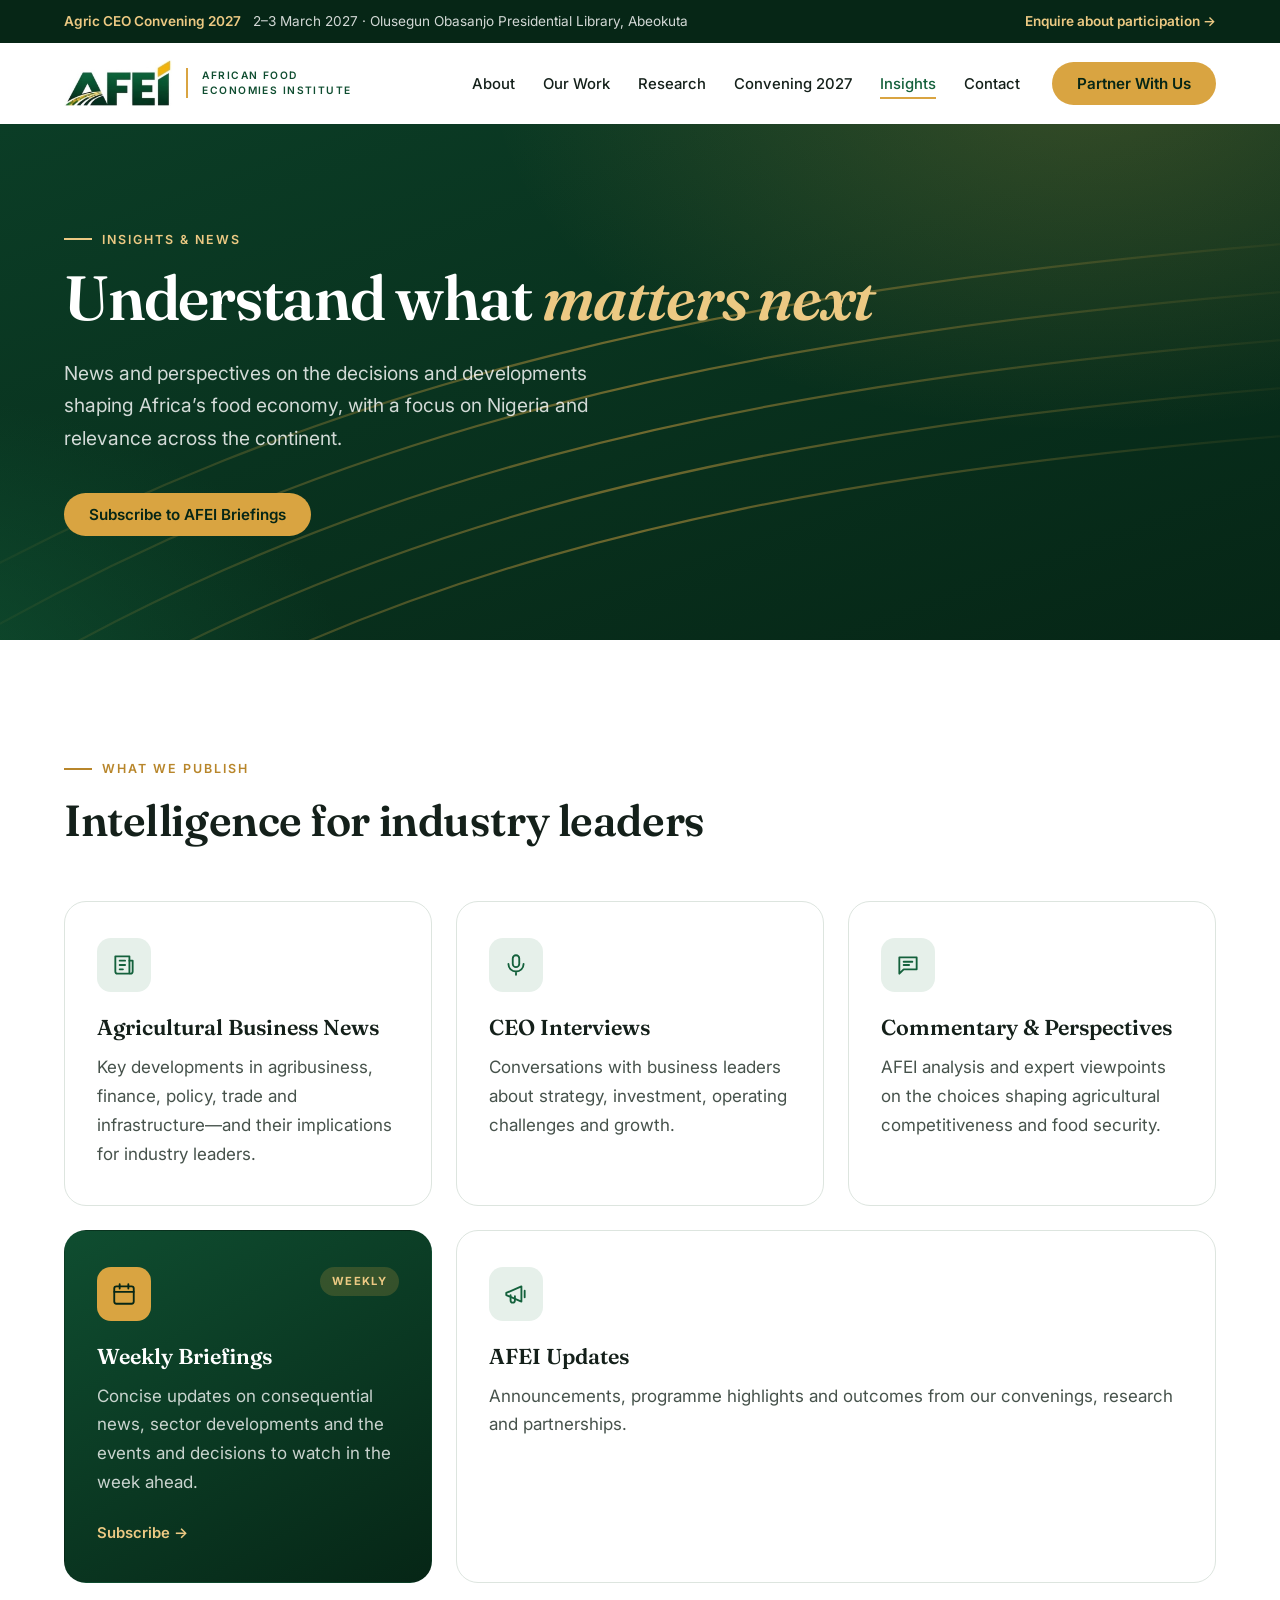
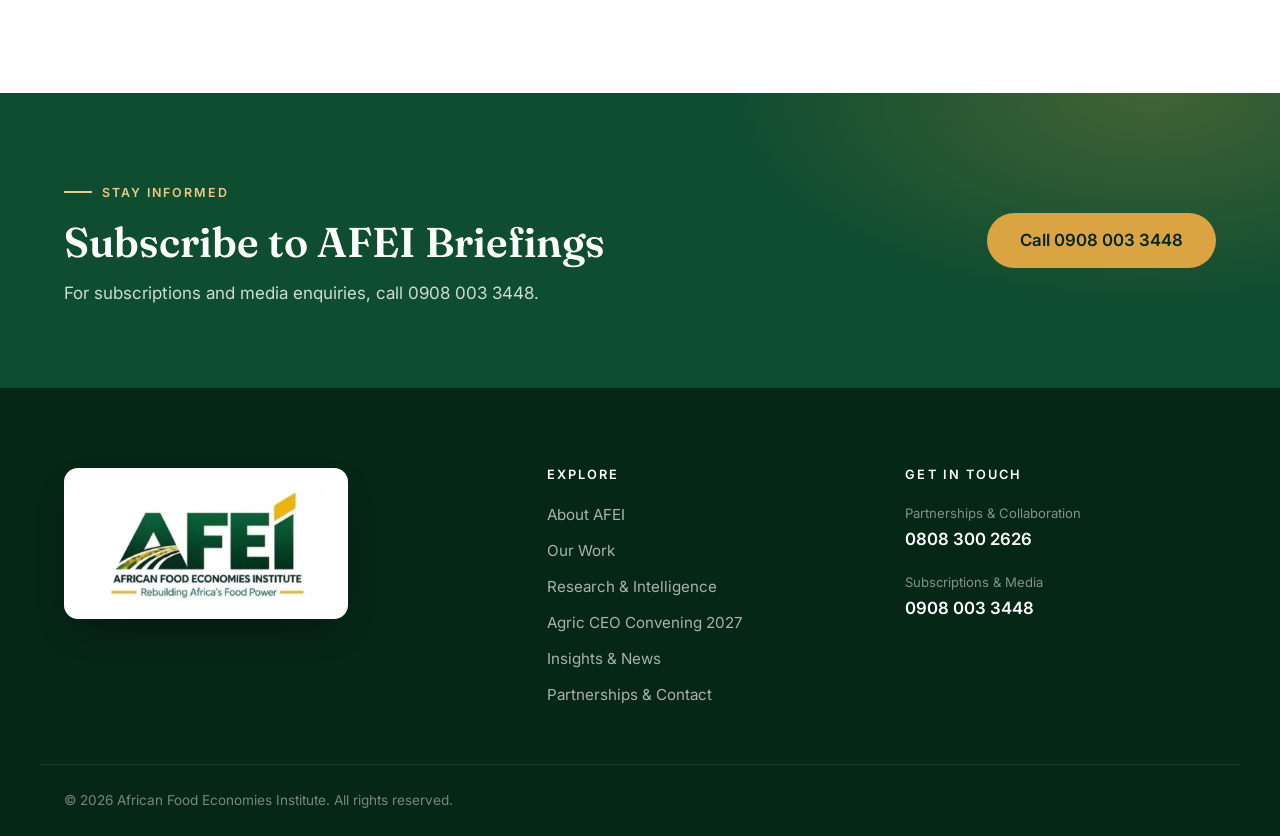
<file: insights.html>
<!doctype html>
<html lang="en">
<head>
  <meta charset="utf-8">
  <meta name="viewport" content="width=device-width, initial-scale=1">
  <title>Insights &amp; News | AFEI</title>
  <meta name="description" content="News and perspectives on the decisions and developments shaping Africa's food economy, with a focus on Nigeria and relevance across the continent.">
  <meta name="theme-color" content="#0b3d26">
  <link rel="icon" href="assets/img/favicon.svg" type="image/svg+xml">
  <link rel="preconnect" href="https://fonts.googleapis.com">
  <link rel="preconnect" href="https://fonts.gstatic.com" crossorigin>
  <link href="https://fonts.googleapis.com/css2?family=Fraunces:opsz,wght@9..144,500;9..144,600;9..144,700&family=Inter:wght@400;500;600;700&display=swap" rel="stylesheet">
  <link rel="stylesheet" href="assets/css/styles.css">
</head>
<body>

  <a class="skip-link" href="#main">Skip to content</a>

  <!-- Announcement bar -->
  <div class="topbar">
    <div class="container topbar__inner">
      <p><span class="topbar__tag">Agric CEO Convening 2027</span> 2–3 March 2027 · Olusegun Obasanjo Presidential Library, Abeokuta</p>
      <a href="convening.html#participate" class="topbar__link">Enquire about participation →</a>
    </div>
  </div>

  <!-- Header -->
  <header class="header" id="header">
    <div class="container header__inner">
      <a href="index.html" class="logo" aria-label="AFEI home">
        <img class="logo__img" src="assets/img/afei-mark.jpg" alt="AFEI" width="377" height="160">
        <span class="logo__full">African Food<br>Economies Institute</span>
      </a>

      <nav class="nav" id="nav" aria-label="Main">
        <ul class="nav__list">
          <li><a href="index.html" class="nav__link">About</a></li>
          <li><a href="our-work.html" class="nav__link">Our Work</a></li>
          <li><a href="research.html" class="nav__link">Research</a></li>
          <li><a href="convening.html" class="nav__link">Convening 2027</a></li>
          <li><a href="insights.html" class="nav__link is-active" aria-current="page">Insights</a></li>
          <li><a href="contact.html" class="nav__link">Contact</a></li>
        </ul>
        <a href="contact.html" class="btn btn--gold nav__cta">Partner With Us</a>
      </nav>

      <button class="nav-toggle" id="navToggle" aria-label="Open menu" aria-expanded="false" aria-controls="nav">
        <span></span><span></span><span></span>
      </button>
    </div>
  </header>

  <main id="main">

    <!-- Hero -->
    <section class="hero hero--page">
      <div class="hero__bg" aria-hidden="true">
        <svg viewBox="0 0 800 600" preserveAspectRatio="xMidYMid slice">
          <defs>
            <linearGradient id="rowGrad" x1="0" x2="1">
              <stop offset="0" stop-color="#d9a441" stop-opacity="0"/>
              <stop offset=".5" stop-color="#d9a441" stop-opacity=".55"/>
              <stop offset="1" stop-color="#d9a441" stop-opacity="0"/>
            </linearGradient>
          </defs>
          <g fill="none" stroke="url(#rowGrad)" stroke-width="1.4">
            <path d="M-50 600 C 200 420, 450 360, 850 330"/>
            <path d="M-50 560 C 200 390, 450 330, 850 300"/>
            <path d="M-50 520 C 200 360, 450 300, 850 270"/>
            <path d="M-50 480 C 200 330, 450 270, 850 240"/>
            <path d="M-50 440 C 200 300, 450 240, 850 210"/>
          </g>
        </svg>
      </div>
      <div class="container hero__inner">
        <div class="hero__content reveal">
          <p class="eyebrow eyebrow--light">Insights &amp; News</p>
          <h1 class="hero__title">Understand what <em>matters next</em></h1>
          <p class="hero__lead">
            News and perspectives on the decisions and developments shaping Africa’s food economy,
            with a focus on Nigeria and relevance across the continent.
          </p>
          <div class="hero__actions">
            <a href="#subscribe" class="btn btn--gold">Subscribe to AFEI Briefings</a>
          </div>
        </div>
      </div>
    </section>

    <!-- Categories -->
    <section class="section">
      <div class="container">
        <div class="section__head reveal">
          <p class="eyebrow">What We Publish</p>
          <h2 class="section__title">Intelligence for industry leaders</h2>
        </div>

        <div class="cards">
          <article class="card reveal">
            <div class="card__top">
              <span class="card__icon" aria-hidden="true">
                <svg viewBox="0 0 24 24"><path d="M4 4h13v16H6a2 2 0 0 1-2-2z"/><path d="M17 8h3v10a2 2 0 0 1-2 2M8 8h5M8 12h5M8 16h3"/></svg>
              </span>
            </div>
            <h3 class="card__title">Agricultural Business News</h3>
            <p class="card__text">Key developments in agribusiness, finance, policy, trade and infrastructure—and their implications for industry leaders.</p>
          </article>

          <article class="card reveal">
            <div class="card__top">
              <span class="card__icon" aria-hidden="true">
                <svg viewBox="0 0 24 24"><rect x="9" y="3" width="6" height="11" rx="3"/><path d="M5 11a7 7 0 0 0 14 0M12 18v3"/></svg>
              </span>
            </div>
            <h3 class="card__title">CEO Interviews</h3>
            <p class="card__text">Conversations with business leaders about strategy, investment, operating challenges and growth.</p>
          </article>

          <article class="card reveal">
            <div class="card__top">
              <span class="card__icon" aria-hidden="true">
                <svg viewBox="0 0 24 24"><path d="M4 5h16v11H8l-4 4z"/><path d="M8 9h8M8 12h5"/></svg>
              </span>
            </div>
            <h3 class="card__title">Commentary &amp; Perspectives</h3>
            <p class="card__text">AFEI analysis and expert viewpoints on the choices shaping agricultural competitiveness and food security.</p>
          </article>

          <article class="card card--dark reveal">
            <div class="card__top">
              <span class="card__icon" aria-hidden="true">
                <svg viewBox="0 0 24 24"><rect x="3" y="5" width="18" height="16" rx="2"/><path d="M3 10h18M8 3v4M16 3v4"/></svg>
              </span>
              <span class="badge badge--light">Weekly</span>
            </div>
            <h3 class="card__title">Weekly Briefings</h3>
            <p class="card__text">Concise updates on consequential news, sector developments and the events and decisions to watch in the week ahead.</p>
            <a href="#subscribe" class="card__link">Subscribe</a>
          </article>

          <article class="card card--wide reveal">
            <div class="card__top">
              <span class="card__icon" aria-hidden="true">
                <svg viewBox="0 0 24 24"><path d="M3 11l14-6v14L3 13z"/><path d="M7 13v5a2 2 0 0 0 4 0v-4"/><path d="M20 9v6"/></svg>
              </span>
            </div>
            <h3 class="card__title">AFEI Updates</h3>
            <p class="card__text">Announcements, programme highlights and outcomes from our convenings, research and partnerships.</p>
          </article>
        </div>
      </div>
    </section>

    <!-- Subscribe -->
    <section class="cta" id="subscribe">
      <div class="container cta__inner reveal">
        <div>
          <p class="eyebrow eyebrow--light">Stay Informed</p>
          <h2 class="cta__title">Subscribe to AFEI Briefings</h2>
          <p class="cta__text">For subscriptions and media enquiries, call 0908 003 3448.</p>
        </div>
        <div class="cta__actions">
          <a href="tel:09080033448" class="btn btn--gold btn--lg">Call 0908 003 3448</a>
        </div>
      </div>
    </section>

  </main>

  <!-- Footer -->
  <footer class="footer">
    <div class="container footer__grid">
      <div class="footer__brand">
        <a href="index.html" class="footer__logo" aria-label="AFEI home">
          <img src="assets/img/afei-logo.jpg" alt="African Food Economies Institute — Rebuilding Africa’s Food Power" width="640" height="306" loading="lazy">
        </a>
      </div>

      <div>
        <h4 class="footer__heading">Explore</h4>
        <ul class="footer__links">
          <li><a href="index.html">About AFEI</a></li>
          <li><a href="our-work.html">Our Work</a></li>
          <li><a href="research.html">Research &amp; Intelligence</a></li>
          <li><a href="convening.html">Agric CEO Convening 2027</a></li>
          <li><a href="insights.html">Insights &amp; News</a></li>
          <li><a href="contact.html">Partnerships &amp; Contact</a></li>
        </ul>
      </div>

      <div>
        <h4 class="footer__heading">Get in Touch</h4>
        <ul class="footer__contact">
          <li>
            <span>Partnerships &amp; Collaboration</span>
            <a href="tel:08083002626">0808 300 2626</a>
          </li>
          <li>
            <span>Subscriptions &amp; Media</span>
            <a href="tel:09080033448">0908 003 3448</a>
          </li>
        </ul>
      </div>
    </div>

    <div class="container footer__bottom">
      <p>© <span id="year">2026</span> African Food Economies Institute. All rights reserved.</p>
    </div>
  </footer>

  <script src="assets/js/main.js"></script>
</body>
</html>
</file>
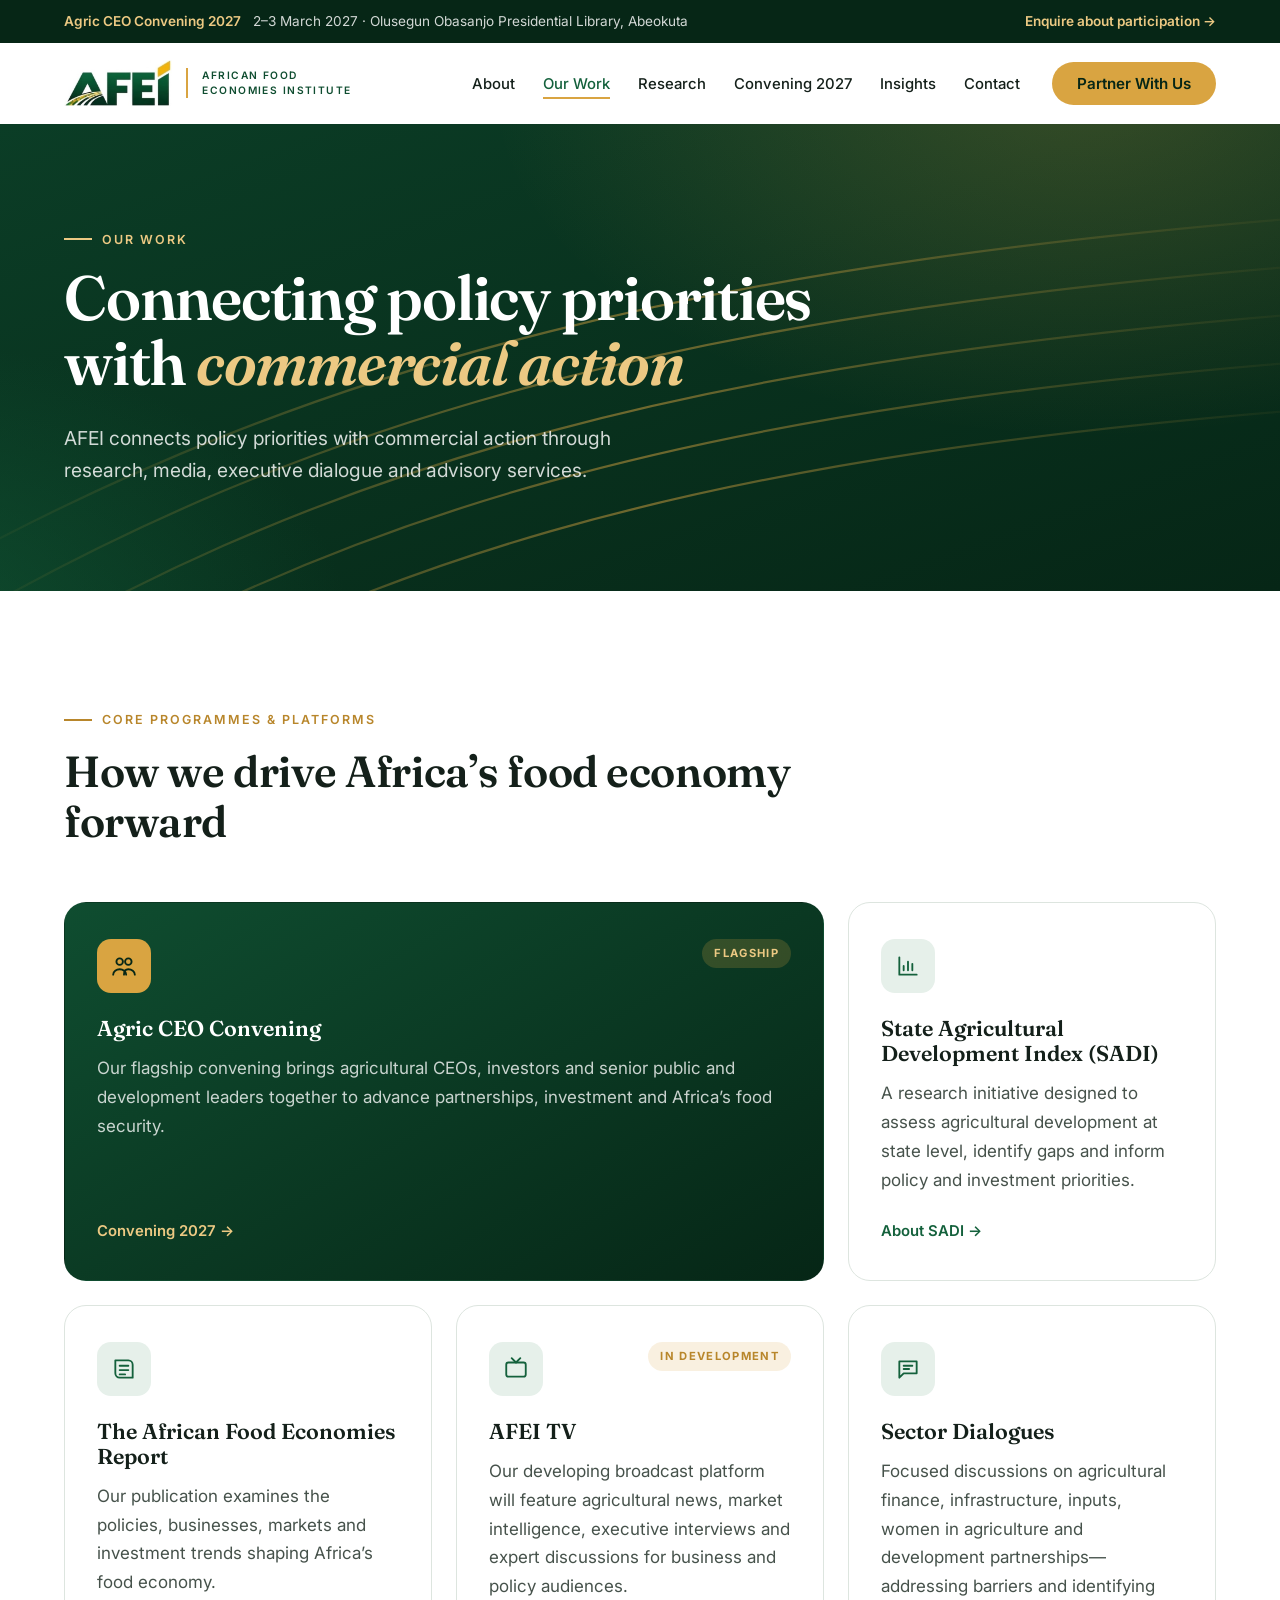
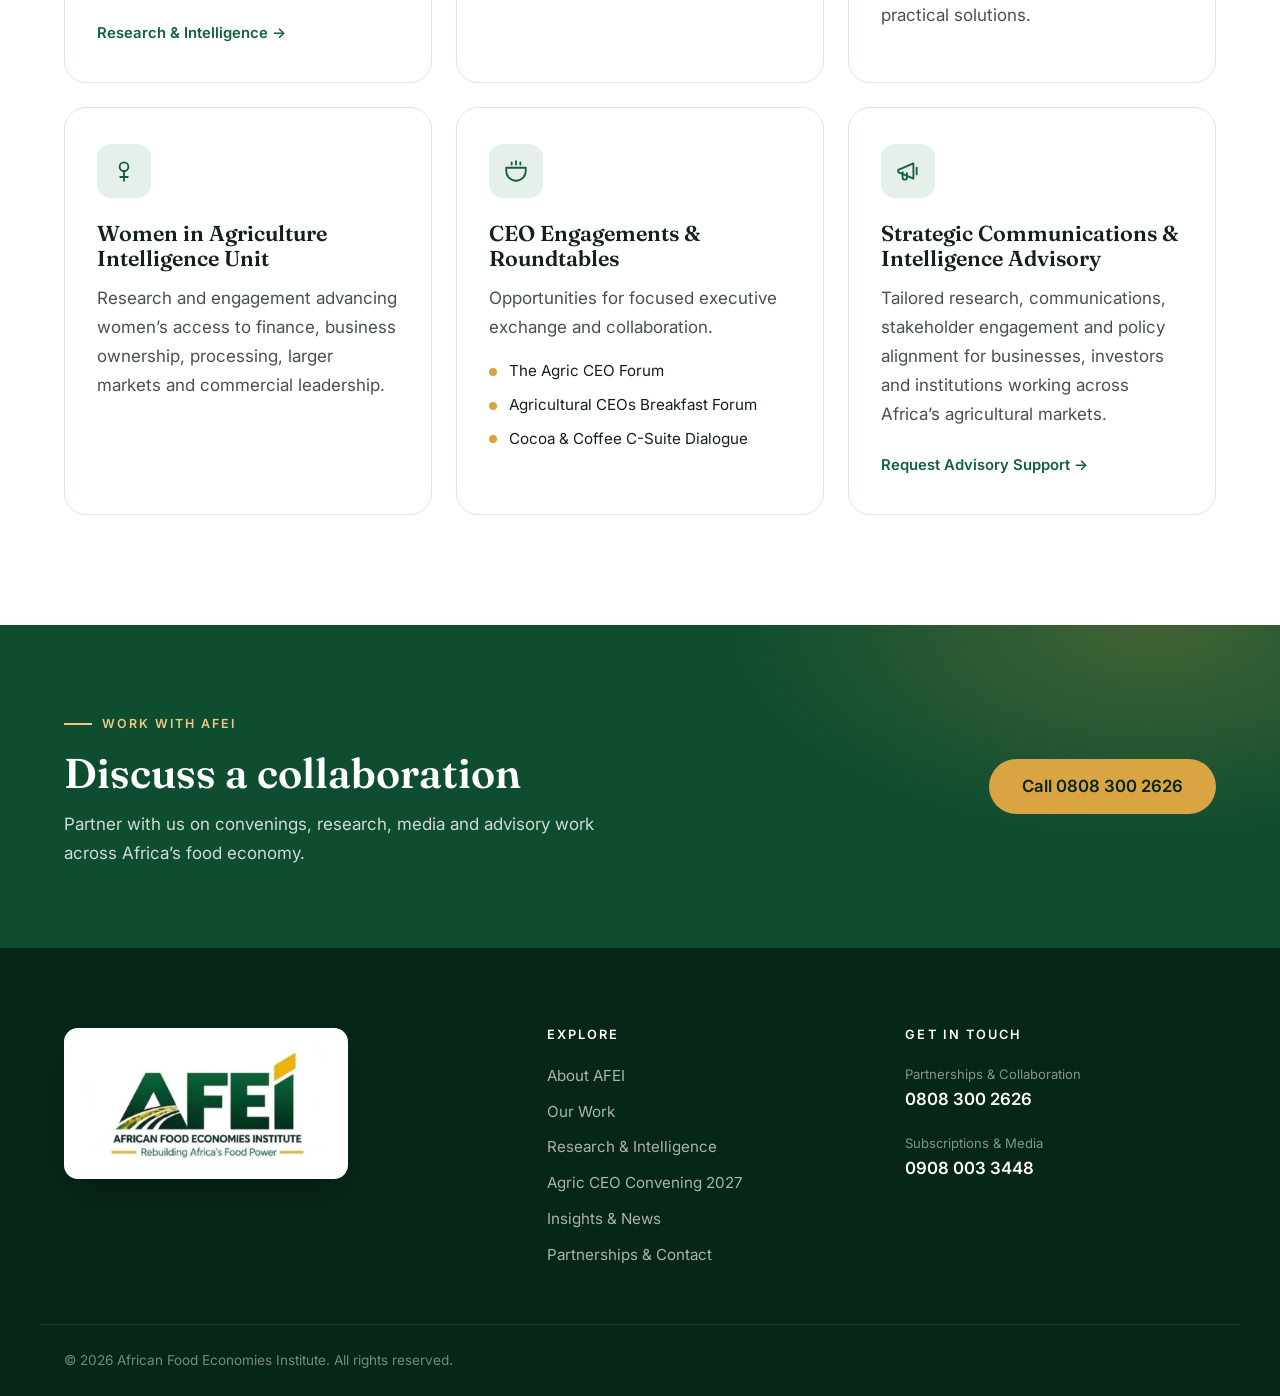
<file: our-work.html>
<!doctype html>
<html lang="en">
<head>
  <meta charset="utf-8">
  <meta name="viewport" content="width=device-width, initial-scale=1">
  <title>Our Work | AFEI</title>
  <meta name="description" content="AFEI connects policy priorities with commercial action through research, media, executive dialogue and advisory services.">
  <meta name="theme-color" content="#0b3d26">
  <link rel="icon" href="assets/img/favicon.svg" type="image/svg+xml">
  <link rel="preconnect" href="https://fonts.googleapis.com">
  <link rel="preconnect" href="https://fonts.gstatic.com" crossorigin>
  <link href="https://fonts.googleapis.com/css2?family=Fraunces:opsz,wght@9..144,500;9..144,600;9..144,700&family=Inter:wght@400;500;600;700&display=swap" rel="stylesheet">
  <link rel="stylesheet" href="assets/css/styles.css">
</head>
<body>

  <a class="skip-link" href="#main">Skip to content</a>

  <!-- Announcement bar -->
  <div class="topbar">
    <div class="container topbar__inner">
      <p><span class="topbar__tag">Agric CEO Convening 2027</span> 2–3 March 2027 · Olusegun Obasanjo Presidential Library, Abeokuta</p>
      <a href="convening.html#participate" class="topbar__link">Enquire about participation →</a>
    </div>
  </div>

  <!-- Header -->
  <header class="header" id="header">
    <div class="container header__inner">
      <a href="index.html" class="logo" aria-label="AFEI home">
        <img class="logo__img" src="assets/img/afei-mark.jpg" alt="AFEI" width="377" height="160">
        <span class="logo__full">African Food<br>Economies Institute</span>
      </a>

      <nav class="nav" id="nav" aria-label="Main">
        <ul class="nav__list">
          <li><a href="index.html" class="nav__link">About</a></li>
          <li><a href="our-work.html" class="nav__link is-active" aria-current="page">Our Work</a></li>
          <li><a href="research.html" class="nav__link">Research</a></li>
          <li><a href="convening.html" class="nav__link">Convening 2027</a></li>
          <li><a href="insights.html" class="nav__link">Insights</a></li>
          <li><a href="contact.html" class="nav__link">Contact</a></li>
        </ul>
        <a href="contact.html" class="btn btn--gold nav__cta">Partner With Us</a>
      </nav>

      <button class="nav-toggle" id="navToggle" aria-label="Open menu" aria-expanded="false" aria-controls="nav">
        <span></span><span></span><span></span>
      </button>
    </div>
  </header>

  <main id="main">

    <!-- Hero -->
    <section class="hero hero--page">
      <div class="hero__bg" aria-hidden="true">
        <svg viewBox="0 0 800 600" preserveAspectRatio="xMidYMid slice">
          <defs>
            <linearGradient id="rowGrad" x1="0" x2="1">
              <stop offset="0" stop-color="#d9a441" stop-opacity="0"/>
              <stop offset=".5" stop-color="#d9a441" stop-opacity=".55"/>
              <stop offset="1" stop-color="#d9a441" stop-opacity="0"/>
            </linearGradient>
          </defs>
          <g fill="none" stroke="url(#rowGrad)" stroke-width="1.4">
            <path d="M-50 600 C 200 420, 450 360, 850 330"/>
            <path d="M-50 560 C 200 390, 450 330, 850 300"/>
            <path d="M-50 520 C 200 360, 450 300, 850 270"/>
            <path d="M-50 480 C 200 330, 450 270, 850 240"/>
            <path d="M-50 440 C 200 300, 450 240, 850 210"/>
          </g>
        </svg>
      </div>
      <div class="container hero__inner">
        <div class="hero__content reveal">
          <p class="eyebrow eyebrow--light">Our Work</p>
          <h1 class="hero__title">Connecting policy priorities with <em>commercial action</em></h1>
          <p class="hero__lead">
            AFEI connects policy priorities with commercial action through research, media,
            executive dialogue and advisory services.
          </p>
        </div>
      </div>
    </section>

    <!-- Programmes -->
    <section class="section">
      <div class="container">
        <div class="section__head reveal">
          <p class="eyebrow">Core Programmes &amp; Platforms</p>
          <h2 class="section__title">How we drive Africa’s food economy forward</h2>
        </div>

        <div class="cards">
          <article class="card card--dark card--wide reveal">
            <div class="card__top">
              <span class="card__icon" aria-hidden="true">
                <svg viewBox="0 0 24 24"><circle cx="8" cy="8" r="3"/><circle cx="16" cy="8" r="3"/><path d="M2 20c0-3 3-5 6-5s6 2 6 5M12 20c0-3 1.5-5 4-5 3 0 6 2 6 5"/></svg>
              </span>
              <span class="badge badge--light">Flagship</span>
            </div>
            <h3 class="card__title">Agric CEO Convening</h3>
            <p class="card__text">Our flagship convening brings agricultural CEOs, investors and senior public and development leaders together to advance partnerships, investment and Africa’s food security.</p>
            <a href="convening.html" class="card__link">Convening 2027</a>
          </article>

          <article class="card reveal">
            <div class="card__top">
              <span class="card__icon" aria-hidden="true">
                <svg viewBox="0 0 24 24"><path d="M4 20V4M4 20h16M8 16v-4M12 16V8M16 16v-6"/></svg>
              </span>
            </div>
            <h3 class="card__title">State Agricultural Development Index (SADI)</h3>
            <p class="card__text">A research initiative designed to assess agricultural development at state level, identify gaps and inform policy and investment priorities.</p>
            <a href="research.html#sadi" class="card__link">About SADI</a>
          </article>

          <article class="card reveal">
            <div class="card__top">
              <span class="card__icon" aria-hidden="true">
                <svg viewBox="0 0 24 24"><path d="M4 4h12a4 4 0 0 1 4 4v12H8a4 4 0 0 1-4-4z"/><path d="M8 9h8M8 13h8M8 17h5"/></svg>
              </span>
            </div>
            <h3 class="card__title">The African Food Economies Report</h3>
            <p class="card__text">Our publication examines the policies, businesses, markets and investment trends shaping Africa’s food economy.</p>
            <a href="research.html" class="card__link">Research &amp; Intelligence</a>
          </article>

          <article class="card reveal">
            <div class="card__top">
              <span class="card__icon" aria-hidden="true">
                <svg viewBox="0 0 24 24"><rect x="3" y="6" width="18" height="13" rx="2"/><path d="M8 2l4 4 4-4"/></svg>
              </span>
              <span class="badge">In Development</span>
            </div>
            <h3 class="card__title">AFEI TV</h3>
            <p class="card__text">Our developing broadcast platform will feature agricultural news, market intelligence, executive interviews and expert discussions for business and policy audiences.</p>
          </article>

          <article class="card reveal">
            <div class="card__top">
              <span class="card__icon" aria-hidden="true">
                <svg viewBox="0 0 24 24"><path d="M4 5h16v11H8l-4 4z"/><path d="M8 9h8M8 12h5"/></svg>
              </span>
            </div>
            <h3 class="card__title">Sector Dialogues</h3>
            <p class="card__text">Focused discussions on agricultural finance, infrastructure, inputs, women in agriculture and development partnerships—addressing barriers and identifying practical solutions.</p>
          </article>

          <article class="card reveal">
            <div class="card__top">
              <span class="card__icon" aria-hidden="true">
                <svg viewBox="0 0 24 24"><circle cx="12" cy="8" r="4"/><path d="M12 12v9M8.5 17.5h7"/></svg>
              </span>
            </div>
            <h3 class="card__title">Women in Agriculture Intelligence Unit</h3>
            <p class="card__text">Research and engagement advancing women’s access to finance, business ownership, processing, larger markets and commercial leadership.</p>
          </article>

          <article class="card reveal">
            <div class="card__top">
              <span class="card__icon" aria-hidden="true">
                <svg viewBox="0 0 24 24"><path d="M3 9h18v3a9 9 0 0 1-18 0z"/><path d="M12 3v3M8 4v2M16 4v2"/></svg>
              </span>
            </div>
            <h3 class="card__title">CEO Engagements &amp; Roundtables</h3>
            <p class="card__text">Opportunities for focused executive exchange and collaboration.</p>
            <ul class="card__list">
              <li>The Agric CEO Forum</li>
              <li>Agricultural CEOs Breakfast Forum</li>
              <li>Cocoa &amp; Coffee C-Suite Dialogue</li>
            </ul>
          </article>

          <article class="card reveal">
            <div class="card__top">
              <span class="card__icon" aria-hidden="true">
                <svg viewBox="0 0 24 24"><path d="M3 11l14-6v14L3 13z"/><path d="M7 13v5a2 2 0 0 0 4 0v-4"/><path d="M20 9v6"/></svg>
              </span>
            </div>
            <h3 class="card__title">Strategic Communications &amp; Intelligence Advisory</h3>
            <p class="card__text">Tailored research, communications, stakeholder engagement and policy alignment for businesses, investors and institutions working across Africa’s agricultural markets.</p>
            <a href="contact.html#advisory" class="card__link">Request Advisory Support</a>
          </article>
        </div>
      </div>
    </section>

    <!-- CTA -->
    <section class="cta">
      <div class="container cta__inner reveal">
        <div>
          <p class="eyebrow eyebrow--light">Work With AFEI</p>
          <h2 class="cta__title">Discuss a collaboration</h2>
          <p class="cta__text">Partner with us on convenings, research, media and advisory work across Africa’s food economy.</p>
        </div>
        <div class="cta__actions">
          <a href="tel:08083002626" class="btn btn--gold btn--lg">Call 0808 300 2626</a>
        </div>
      </div>
    </section>

  </main>

  <!-- Footer -->
  <footer class="footer">
    <div class="container footer__grid">
      <div class="footer__brand">
        <a href="index.html" class="footer__logo" aria-label="AFEI home">
          <img src="assets/img/afei-logo.jpg" alt="African Food Economies Institute — Rebuilding Africa’s Food Power" width="640" height="306" loading="lazy">
        </a>
      </div>

      <div>
        <h4 class="footer__heading">Explore</h4>
        <ul class="footer__links">
          <li><a href="index.html">About AFEI</a></li>
          <li><a href="our-work.html">Our Work</a></li>
          <li><a href="research.html">Research &amp; Intelligence</a></li>
          <li><a href="convening.html">Agric CEO Convening 2027</a></li>
          <li><a href="insights.html">Insights &amp; News</a></li>
          <li><a href="contact.html">Partnerships &amp; Contact</a></li>
        </ul>
      </div>

      <div>
        <h4 class="footer__heading">Get in Touch</h4>
        <ul class="footer__contact">
          <li>
            <span>Partnerships &amp; Collaboration</span>
            <a href="tel:08083002626">0808 300 2626</a>
          </li>
          <li>
            <span>Subscriptions &amp; Media</span>
            <a href="tel:09080033448">0908 003 3448</a>
          </li>
        </ul>
      </div>
    </div>

    <div class="container footer__bottom">
      <p>© <span id="year">2026</span> African Food Economies Institute. All rights reserved.</p>
    </div>
  </footer>

  <script src="assets/js/main.js"></script>
</body>
</html>
</file>
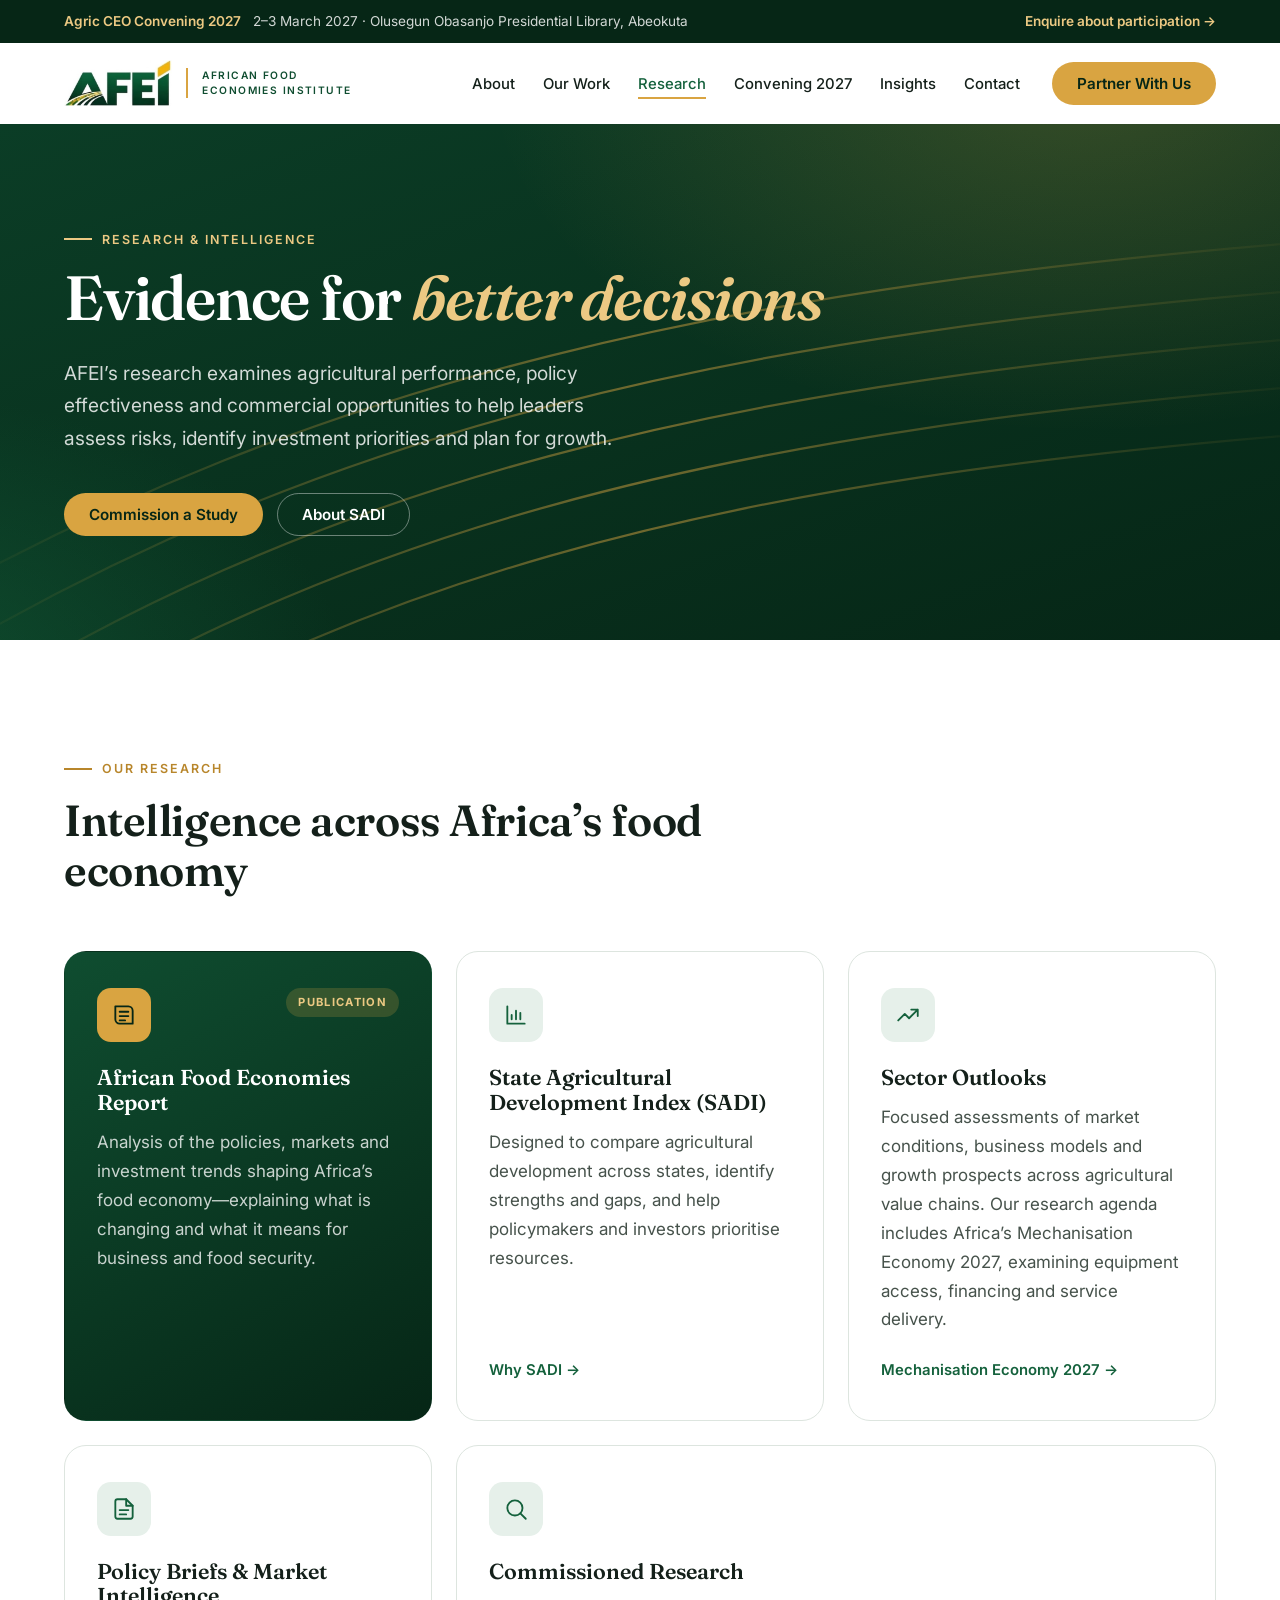
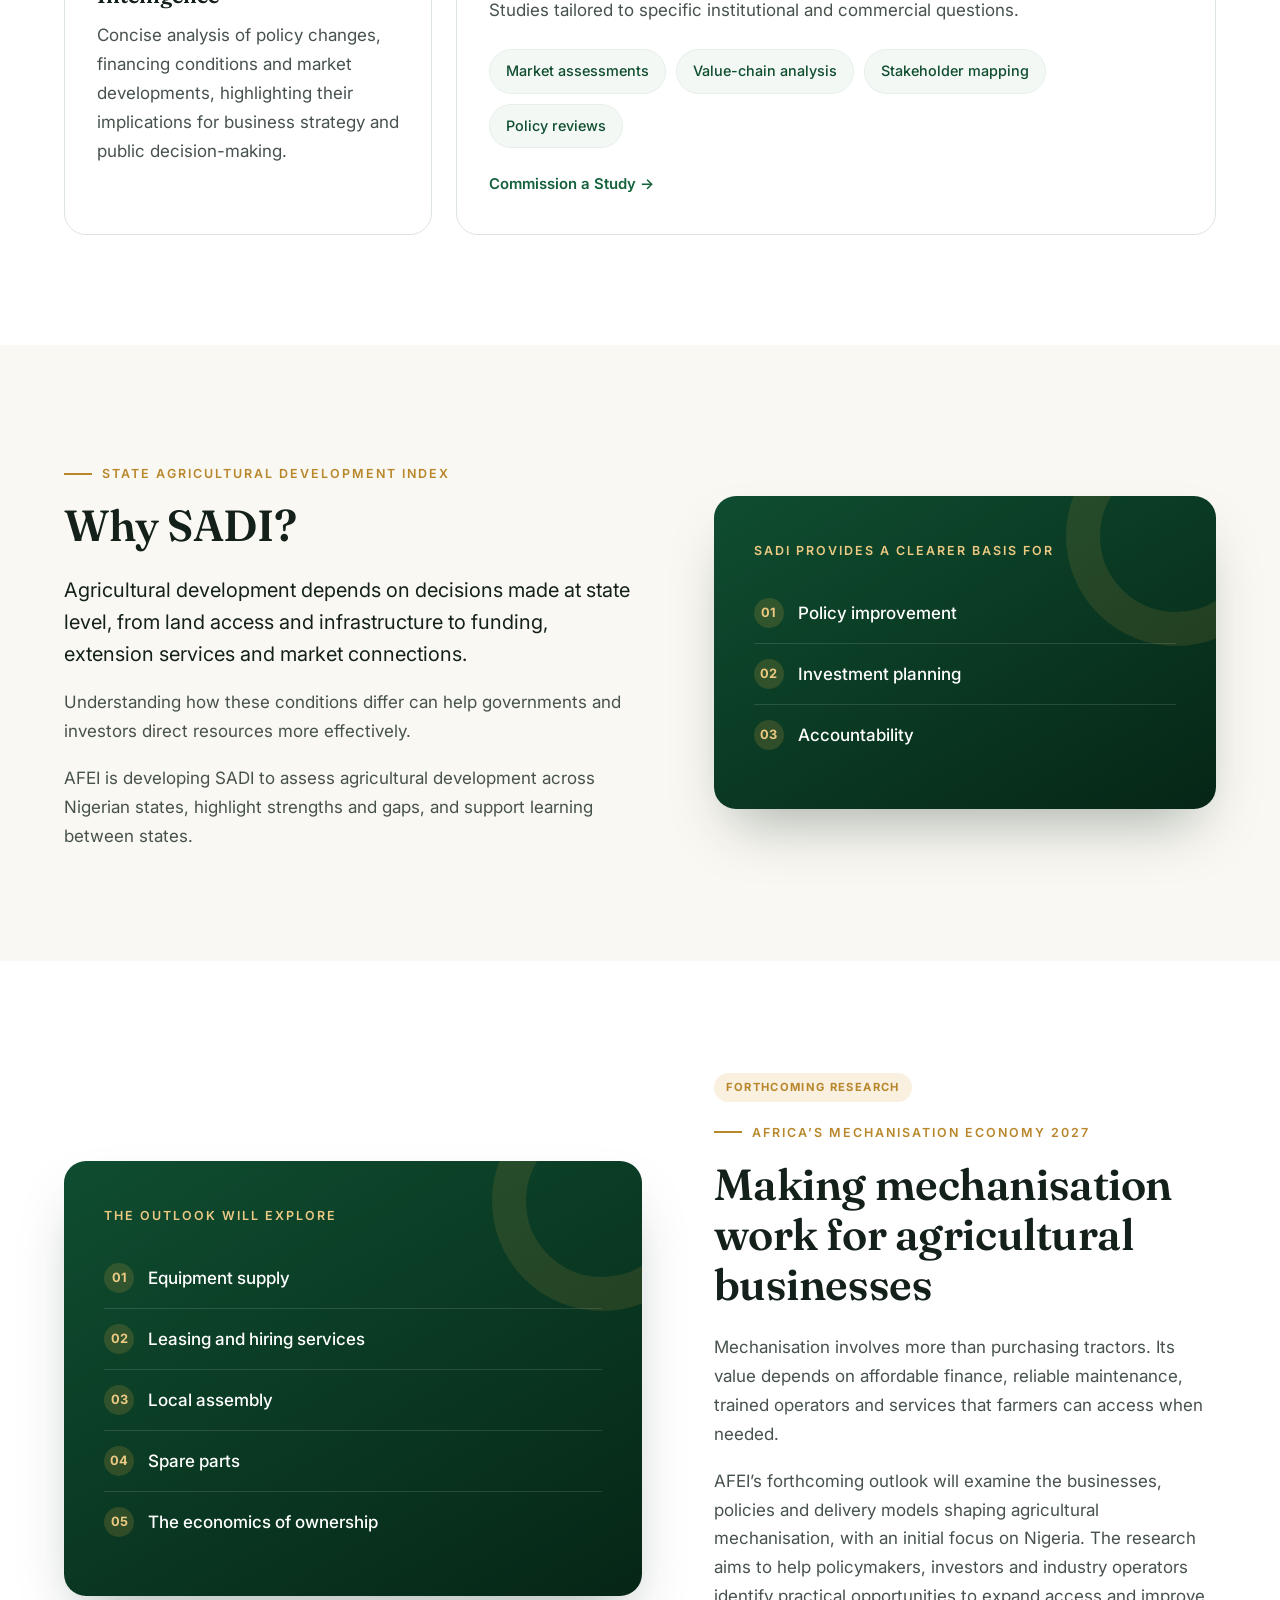
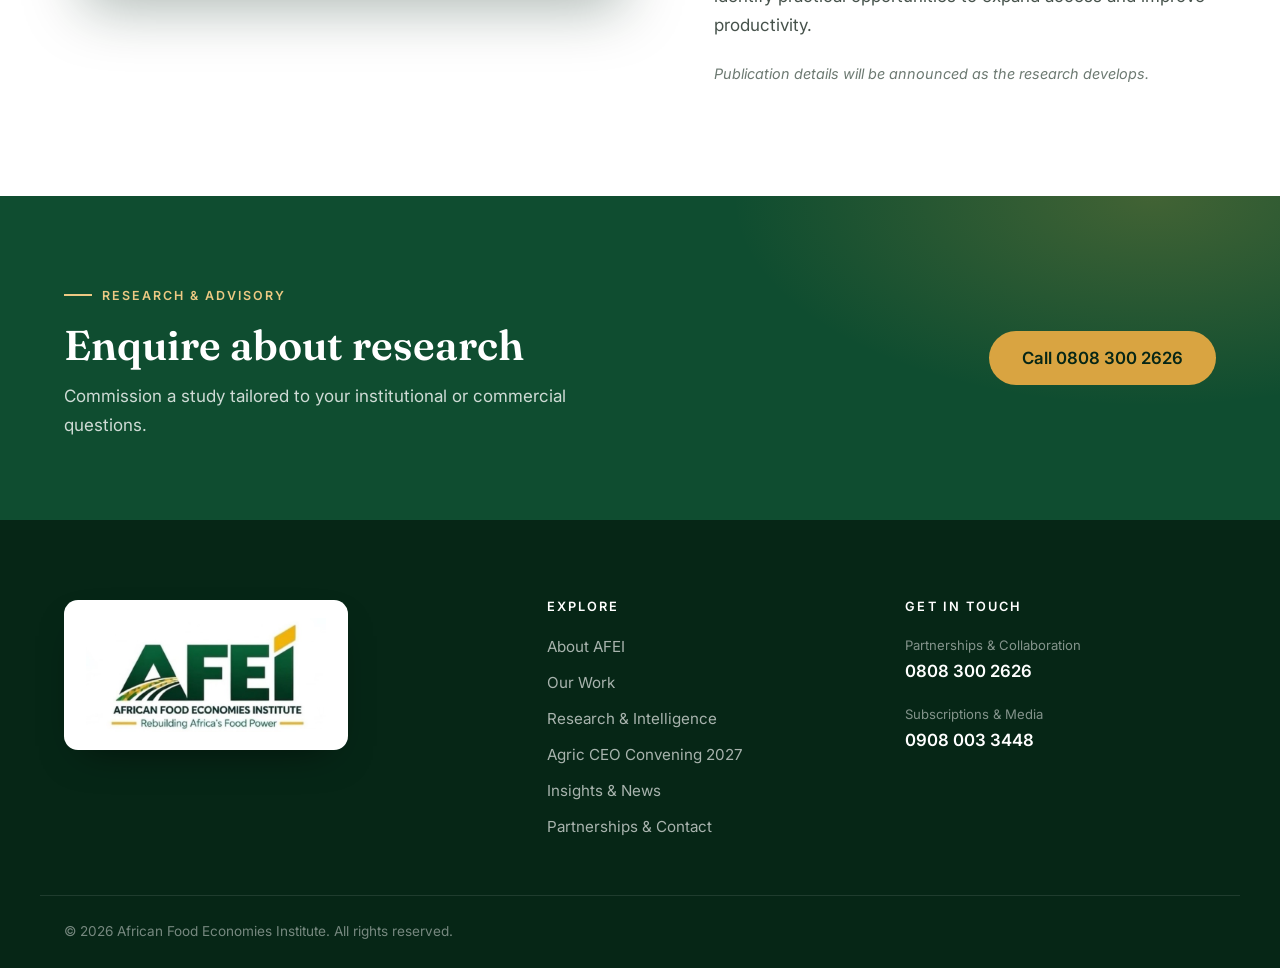
<file: research.html>
<!doctype html>
<html lang="en">
<head>
  <meta charset="utf-8">
  <meta name="viewport" content="width=device-width, initial-scale=1">
  <title>Research &amp; Intelligence | AFEI</title>
  <meta name="description" content="AFEI's research examines agricultural performance, policy effectiveness and commercial opportunities to help leaders assess risks, identify investment priorities and plan for growth.">
  <meta name="theme-color" content="#0b3d26">
  <link rel="icon" href="assets/img/favicon.svg" type="image/svg+xml">
  <link rel="preconnect" href="https://fonts.googleapis.com">
  <link rel="preconnect" href="https://fonts.gstatic.com" crossorigin>
  <link href="https://fonts.googleapis.com/css2?family=Fraunces:opsz,wght@9..144,500;9..144,600;9..144,700&family=Inter:wght@400;500;600;700&display=swap" rel="stylesheet">
  <link rel="stylesheet" href="assets/css/styles.css">
</head>
<body>

  <a class="skip-link" href="#main">Skip to content</a>

  <!-- Announcement bar -->
  <div class="topbar">
    <div class="container topbar__inner">
      <p><span class="topbar__tag">Agric CEO Convening 2027</span> 2–3 March 2027 · Olusegun Obasanjo Presidential Library, Abeokuta</p>
      <a href="convening.html#participate" class="topbar__link">Enquire about participation →</a>
    </div>
  </div>

  <!-- Header -->
  <header class="header" id="header">
    <div class="container header__inner">
      <a href="index.html" class="logo" aria-label="AFEI home">
        <img class="logo__img" src="assets/img/afei-mark.jpg" alt="AFEI" width="377" height="160">
        <span class="logo__full">African Food<br>Economies Institute</span>
      </a>

      <nav class="nav" id="nav" aria-label="Main">
        <ul class="nav__list">
          <li><a href="index.html" class="nav__link">About</a></li>
          <li><a href="our-work.html" class="nav__link">Our Work</a></li>
          <li><a href="research.html" class="nav__link is-active" aria-current="page">Research</a></li>
          <li><a href="convening.html" class="nav__link">Convening 2027</a></li>
          <li><a href="insights.html" class="nav__link">Insights</a></li>
          <li><a href="contact.html" class="nav__link">Contact</a></li>
        </ul>
        <a href="contact.html" class="btn btn--gold nav__cta">Partner With Us</a>
      </nav>

      <button class="nav-toggle" id="navToggle" aria-label="Open menu" aria-expanded="false" aria-controls="nav">
        <span></span><span></span><span></span>
      </button>
    </div>
  </header>

  <main id="main">

    <!-- Hero -->
    <section class="hero hero--page">
      <div class="hero__bg" aria-hidden="true">
        <svg viewBox="0 0 800 600" preserveAspectRatio="xMidYMid slice">
          <defs>
            <linearGradient id="rowGrad" x1="0" x2="1">
              <stop offset="0" stop-color="#d9a441" stop-opacity="0"/>
              <stop offset=".5" stop-color="#d9a441" stop-opacity=".55"/>
              <stop offset="1" stop-color="#d9a441" stop-opacity="0"/>
            </linearGradient>
          </defs>
          <g fill="none" stroke="url(#rowGrad)" stroke-width="1.4">
            <path d="M-50 600 C 200 420, 450 360, 850 330"/>
            <path d="M-50 560 C 200 390, 450 330, 850 300"/>
            <path d="M-50 520 C 200 360, 450 300, 850 270"/>
            <path d="M-50 480 C 200 330, 450 270, 850 240"/>
            <path d="M-50 440 C 200 300, 450 240, 850 210"/>
          </g>
        </svg>
      </div>
      <div class="container hero__inner">
        <div class="hero__content reveal">
          <p class="eyebrow eyebrow--light">Research &amp; Intelligence</p>
          <h1 class="hero__title">Evidence for <em>better decisions</em></h1>
          <p class="hero__lead">
            AFEI’s research examines agricultural performance, policy effectiveness and commercial
            opportunities to help leaders assess risks, identify investment priorities and plan for growth.
          </p>
          <div class="hero__actions">
            <a href="contact.html#advisory" class="btn btn--gold">Commission a Study</a>
            <a href="#sadi" class="btn btn--ghost">About SADI</a>
          </div>
        </div>
      </div>
    </section>

    <!-- Research products -->
    <section class="section">
      <div class="container">
        <div class="section__head reveal">
          <p class="eyebrow">Our Research</p>
          <h2 class="section__title">Intelligence across Africa’s food economy</h2>
        </div>

        <div class="cards">
          <article class="card card--dark reveal">
            <div class="card__top">
              <span class="card__icon" aria-hidden="true">
                <svg viewBox="0 0 24 24"><path d="M4 4h12a4 4 0 0 1 4 4v12H8a4 4 0 0 1-4-4z"/><path d="M8 9h8M8 13h8M8 17h5"/></svg>
              </span>
              <span class="badge badge--light">Publication</span>
            </div>
            <h3 class="card__title">African Food Economies Report</h3>
            <p class="card__text">Analysis of the policies, markets and investment trends shaping Africa’s food economy—explaining what is changing and what it means for business and food security.</p>
          </article>

          <article class="card reveal">
            <div class="card__top">
              <span class="card__icon" aria-hidden="true">
                <svg viewBox="0 0 24 24"><path d="M4 20V4M4 20h16M8 16v-4M12 16V8M16 16v-6"/></svg>
              </span>
            </div>
            <h3 class="card__title">State Agricultural Development Index (SADI)</h3>
            <p class="card__text">Designed to compare agricultural development across states, identify strengths and gaps, and help policymakers and investors prioritise resources.</p>
            <a href="#sadi" class="card__link">Why SADI</a>
          </article>

          <article class="card reveal">
            <div class="card__top">
              <span class="card__icon" aria-hidden="true">
                <svg viewBox="0 0 24 24"><path d="M3 17l6-6 4 4 8-8M15 7h6v6"/></svg>
              </span>
            </div>
            <h3 class="card__title">Sector Outlooks</h3>
            <p class="card__text">Focused assessments of market conditions, business models and growth prospects across agricultural value chains. Our research agenda includes Africa’s Mechanisation Economy 2027, examining equipment access, financing and service delivery.</p>
            <a href="#mechanisation" class="card__link">Mechanisation Economy 2027</a>
          </article>

          <article class="card reveal">
            <div class="card__top">
              <span class="card__icon" aria-hidden="true">
                <svg viewBox="0 0 24 24"><path d="M14 3H6a2 2 0 0 0-2 2v14a2 2 0 0 0 2 2h12a2 2 0 0 0 2-2V9z"/><path d="M14 3v6h6M8 13h8M8 17h6"/></svg>
              </span>
            </div>
            <h3 class="card__title">Policy Briefs &amp; Market Intelligence</h3>
            <p class="card__text">Concise analysis of policy changes, financing conditions and market developments, highlighting their implications for business strategy and public decision-making.</p>
          </article>

          <article class="card card--wide reveal">
            <div class="card__top">
              <span class="card__icon" aria-hidden="true">
                <svg viewBox="0 0 24 24"><circle cx="11" cy="11" r="7"/><path d="M21 21l-5-5"/></svg>
              </span>
            </div>
            <h3 class="card__title">Commissioned Research</h3>
            <p class="card__text">Studies tailored to specific institutional and commercial questions.</p>
            <ul class="chips">
              <li>Market assessments</li>
              <li>Value-chain analysis</li>
              <li>Stakeholder mapping</li>
              <li>Policy reviews</li>
            </ul>
            <a href="contact.html#advisory" class="card__link">Commission a Study</a>
          </article>
        </div>
      </div>
    </section>

    <!-- SADI -->
    <section class="section section--tint" id="sadi">
      <div class="container feature">
        <div class="reveal">
          <p class="eyebrow">State Agricultural Development Index</p>
          <h2 class="section__title">Why SADI?</h2>
          <div class="prose" style="margin-top: 24px;">
            <p class="lead">
              Agricultural development depends on decisions made at state level, from land access and
              infrastructure to funding, extension services and market connections.
            </p>
            <p>
              Understanding how these conditions differ can help governments and investors direct
              resources more effectively.
            </p>
            <p>
              AFEI is developing SADI to assess agricultural development across Nigerian states,
              highlight strengths and gaps, and support learning between states.
            </p>
          </div>
        </div>
        <aside class="feature__media reveal">
          <div class="feature__panel">
            <p class="feature__panel-label">SADI provides a clearer basis for</p>
            <ul class="feature__panel-list">
              <li><span>01</span> Policy improvement</li>
              <li><span>02</span> Investment planning</li>
              <li><span>03</span> Accountability</li>
            </ul>
          </div>
        </aside>
      </div>
    </section>

    <!-- Mechanisation -->
    <section class="section" id="mechanisation">
      <div class="container feature feature--reverse">
        <div class="reveal">
          <span class="badge">Forthcoming Research</span>
          <p class="eyebrow" style="margin-top: 20px;">Africa’s Mechanisation Economy 2027</p>
          <h2 class="section__title">Making mechanisation work for agricultural businesses</h2>
          <div class="prose" style="margin-top: 24px;">
            <p>
              Mechanisation involves more than purchasing tractors. Its value depends on affordable
              finance, reliable maintenance, trained operators and services that farmers can access when needed.
            </p>
            <p>
              AFEI’s forthcoming outlook will examine the businesses, policies and delivery models shaping
              agricultural mechanisation, with an initial focus on Nigeria. The research aims to help
              policymakers, investors and industry operators identify practical opportunities to expand
              access and improve productivity.
            </p>
          </div>
          <p class="feature__note">Publication details will be announced as the research develops.</p>
        </div>
        <aside class="feature__media reveal">
          <div class="feature__panel">
            <p class="feature__panel-label">The outlook will explore</p>
            <ul class="feature__panel-list">
              <li><span>01</span> Equipment supply</li>
              <li><span>02</span> Leasing and hiring services</li>
              <li><span>03</span> Local assembly</li>
              <li><span>04</span> Spare parts</li>
              <li><span>05</span> The economics of ownership</li>
            </ul>
          </div>
        </aside>
      </div>
    </section>

    <!-- CTA -->
    <section class="cta">
      <div class="container cta__inner reveal">
        <div>
          <p class="eyebrow eyebrow--light">Research &amp; Advisory</p>
          <h2 class="cta__title">Enquire about research</h2>
          <p class="cta__text">Commission a study tailored to your institutional or commercial questions.</p>
        </div>
        <div class="cta__actions btn-row" style="margin-top: 0;">
          <a href="tel:08083002626" class="btn btn--gold btn--lg">Call 0808 300 2626</a>
        </div>
      </div>
    </section>

  </main>

  <!-- Footer -->
  <footer class="footer">
    <div class="container footer__grid">
      <div class="footer__brand">
        <a href="index.html" class="footer__logo" aria-label="AFEI home">
          <img src="assets/img/afei-logo.jpg" alt="African Food Economies Institute — Rebuilding Africa’s Food Power" width="640" height="306" loading="lazy">
        </a>
      </div>

      <div>
        <h4 class="footer__heading">Explore</h4>
        <ul class="footer__links">
          <li><a href="index.html">About AFEI</a></li>
          <li><a href="our-work.html">Our Work</a></li>
          <li><a href="research.html">Research &amp; Intelligence</a></li>
          <li><a href="convening.html">Agric CEO Convening 2027</a></li>
          <li><a href="insights.html">Insights &amp; News</a></li>
          <li><a href="contact.html">Partnerships &amp; Contact</a></li>
        </ul>
      </div>

      <div>
        <h4 class="footer__heading">Get in Touch</h4>
        <ul class="footer__contact">
          <li>
            <span>Partnerships &amp; Collaboration</span>
            <a href="tel:08083002626">0808 300 2626</a>
          </li>
          <li>
            <span>Subscriptions &amp; Media</span>
            <a href="tel:09080033448">0908 003 3448</a>
          </li>
        </ul>
      </div>
    </div>

    <div class="container footer__bottom">
      <p>© <span id="year">2026</span> African Food Economies Institute. All rights reserved.</p>
    </div>
  </footer>

  <script src="assets/js/main.js"></script>
</body>
</html>
</file>
<file: assets/css/styles.css>
/* ==========================================================================
   AFEI — African Food Economies Institute
   Global styles
   ========================================================================== */

:root {
  /* Brand */
  --green-950: #062616;
  --green-900: #0b3d26;
  --green-800: #0f4d30;
  --green-700: #14613c;
  --green-100: #e6f0ea;
  --green-50:  #f3f8f4;
  --gold-600:  #b8862b;
  --gold-500:  #d9a441;
  --gold-300:  #ecc983;

  /* Neutrals */
  --ink:    #14201a;
  --body:   #46524b;
  --muted:  #6d7a72;
  --line:   #dde5df;
  --white:  #ffffff;
  --cream:  #faf8f3;

  /* Type */
  --font-head: "Fraunces", Georgia, serif;
  --font-body: "Inter", system-ui, -apple-system, "Segoe UI", sans-serif;

  /* Layout */
  --container: 1200px;
  --gutter: 24px;
  --radius: 14px;
  --radius-lg: 22px;
  --shadow: 0 10px 30px -12px rgba(6, 38, 22, .18);
  --shadow-lg: 0 30px 60px -20px rgba(6, 38, 22, .35);
  --ease: cubic-bezier(.2, .7, .2, 1);
}

/* Reset ------------------------------------------------------------------ */
*, *::before, *::after { box-sizing: border-box; }
* { margin: 0; }
html { scroll-behavior: smooth; -webkit-text-size-adjust: 100%; }
body {
  font-family: var(--font-body);
  font-size: 1.0625rem;
  line-height: 1.7;
  color: var(--body);
  background: var(--white);
  -webkit-font-smoothing: antialiased;
}
img, svg { display: block; max-width: 100%; }
a { color: inherit; text-decoration: none; }
ul, ol { list-style: none; padding: 0; }
h1, h2, h3, h4 { color: var(--ink); line-height: 1.15; font-weight: 600; }

.container {
  width: 100%;
  max-width: var(--container);
  margin-inline: auto;
  padding-inline: var(--gutter);
}

.skip-link {
  position: absolute; left: -999px; top: 0;
  background: var(--gold-500); color: var(--green-950);
  padding: 10px 16px; z-index: 1000; font-weight: 600;
}
.skip-link:focus { left: 16px; top: 16px; }

:focus-visible { outline: 2px solid var(--gold-500); outline-offset: 3px; border-radius: 4px; }

/* Typography helpers ------------------------------------------------------ */
.eyebrow {
  display: inline-flex; align-items: center; gap: 10px;
  font-size: .78rem; font-weight: 600; letter-spacing: .16em; text-transform: uppercase;
  color: var(--gold-600);
  margin-bottom: 16px;
}
.eyebrow::before { content: ""; width: 28px; height: 2px; background: currentColor; }
.eyebrow--light { color: var(--gold-300); }

.section__title {
  font-family: var(--font-head);
  font-size: clamp(1.9rem, 3.4vw, 2.75rem);
  letter-spacing: -.01em;
}
.section__intro { margin-top: 18px; max-width: 640px; font-size: 1.125rem; }
.lead { font-size: 1.25rem; color: var(--ink); line-height: 1.6; margin-bottom: 18px; }

/* Buttons ---------------------------------------------------------------- */
.btn {
  display: inline-flex; align-items: center; justify-content: center; gap: 8px;
  padding: 13px 24px; border-radius: 999px;
  font-weight: 600; font-size: .95rem; line-height: 1;
  border: 1.5px solid transparent;
  transition: transform .25s var(--ease), background .25s, color .25s, border-color .25s, box-shadow .25s;
  white-space: nowrap;
}
.btn:hover { transform: translateY(-2px); }
.btn--gold { background: var(--gold-500); color: var(--green-950); }
.btn--gold:hover { background: var(--gold-300); box-shadow: 0 10px 24px -10px rgba(217, 164, 65, .7); }
.btn--ghost { border-color: rgba(255,255,255,.4); color: var(--white); }
.btn--ghost:hover { border-color: var(--white); background: rgba(255,255,255,.08); }
.btn--lg { padding: 18px 32px; font-size: 1.05rem; }

/* Top bar ---------------------------------------------------------------- */
.topbar { background: var(--green-950); color: rgba(255,255,255,.82); font-size: .85rem; }
.topbar__inner {
  display: flex; align-items: center; justify-content: space-between; gap: 16px;
  padding-block: 10px;
}
.topbar__tag { color: var(--gold-300); font-weight: 600; margin-right: 8px; }
.topbar__link { color: var(--gold-300); font-weight: 600; white-space: nowrap; }
.topbar__link:hover { color: var(--white); }

/* Header ----------------------------------------------------------------- */
.header {
  position: sticky; top: 0; z-index: 100;
  background: rgba(255,255,255,.92);
  backdrop-filter: saturate(160%) blur(12px);
  -webkit-backdrop-filter: saturate(160%) blur(12px);
  border-bottom: 1px solid transparent;
  transition: box-shadow .3s, border-color .3s;
}
.header.is-scrolled { border-color: var(--line); box-shadow: 0 6px 20px -14px rgba(6,38,22,.3); }
.header__inner { display: flex; align-items: center; justify-content: space-between; height: 80px; }

.logo { display: inline-flex; align-items: center; gap: 14px; }
.logo__img { height: 46px; width: auto; mix-blend-mode: multiply; }
.logo__full {
  padding-left: 14px; border-left: 2px solid var(--gold-500);
  font-size: .64rem; font-weight: 600; letter-spacing: .14em; line-height: 1.5; text-transform: uppercase;
  color: var(--green-800);
}

.nav { display: flex; align-items: center; gap: 32px; }
.nav__list { display: flex; gap: 28px; }
.nav__link {
  position: relative; font-size: .93rem; font-weight: 500; color: var(--ink);
  padding-block: 6px;
}
.nav__link::after {
  content: ""; position: absolute; left: 0; right: 0; bottom: 0; height: 2px;
  background: var(--gold-500); transform: scaleX(0); transform-origin: left;
  transition: transform .3s var(--ease);
}
.nav__link:hover::after, .nav__link.is-active::after { transform: scaleX(1); }
.nav__link.is-active { color: var(--green-700); }

.nav-toggle {
  display: none; width: 44px; height: 44px; border: 0; background: none; cursor: pointer;
  flex-direction: column; justify-content: center; align-items: center; gap: 5px;
}
.nav-toggle span {
  width: 24px; height: 2px; background: var(--green-900); border-radius: 2px;
  transition: transform .3s var(--ease), opacity .2s;
}
.nav-toggle[aria-expanded="true"] span:nth-child(1) { transform: translateY(7px) rotate(45deg); }
.nav-toggle[aria-expanded="true"] span:nth-child(2) { opacity: 0; }
.nav-toggle[aria-expanded="true"] span:nth-child(3) { transform: translateY(-7px) rotate(-45deg); }

/* Hero ------------------------------------------------------------------- */
.hero {
  position: relative; overflow: hidden;
  background:
    radial-gradient(1000px 600px at 85% -10%, rgba(217,164,65,.22), transparent 60%),
    radial-gradient(800px 500px at -10% 110%, rgba(20,97,60,.6), transparent 60%),
    linear-gradient(160deg, var(--green-900) 0%, var(--green-950) 100%);
  color: rgba(255,255,255,.82);
}
.hero__bg { position: absolute; inset: 0; opacity: .9; }
.hero__bg svg { width: 100%; height: 100%; }
.hero__inner {
  position: relative;
  display: grid; grid-template-columns: 1.35fr 1fr; gap: 64px; align-items: center;
  padding-block: 120px 130px;
}
.hero__title {
  font-family: var(--font-head);
  font-size: clamp(2.6rem, 6vw, 4.6rem);
  font-weight: 600; color: var(--white); letter-spacing: -.02em; line-height: 1.04;
}
.hero__title em { font-style: italic; color: var(--gold-300); }
.hero__lead { margin-top: 26px; font-size: 1.2rem; max-width: 580px; }
.hero__actions { display: flex; flex-wrap: wrap; gap: 14px; margin-top: 38px; }

.hero__card {
  background: rgba(255,255,255,.06);
  border: 1px solid rgba(255,255,255,.14);
  border-radius: var(--radius-lg);
  padding: 36px;
  backdrop-filter: blur(8px);
  -webkit-backdrop-filter: blur(8px);
  box-shadow: var(--shadow-lg);
}
.hero__card-label {
  font-size: .78rem; font-weight: 600; letter-spacing: .16em; text-transform: uppercase;
  color: var(--gold-300);
}
.hero__card-text {
  font-family: var(--font-head); font-size: 1.55rem; line-height: 1.35; color: var(--white);
  margin-top: 14px; padding-bottom: 26px; border-bottom: 1px solid rgba(255,255,255,.14);
}
.hero__pillars { display: grid; grid-template-columns: 1fr 1fr; gap: 12px 18px; margin-top: 24px; }
.hero__pillars li { display: flex; align-items: center; gap: 10px; font-size: .92rem; font-weight: 500; color: rgba(255,255,255,.9); }
.hero__pillars li::before {
  content: ""; width: 8px; height: 8px; border-radius: 50%; background: var(--gold-500); flex-shrink: 0;
}

/* Sections --------------------------------------------------------------- */
.section { padding-block: 110px; }
.section--tint { background: var(--cream); }
.section--dark {
  background: linear-gradient(160deg, var(--green-900), var(--green-950));
  color: rgba(255,255,255,.78);
}
.section--dark .section__title { color: var(--white); }
.section__head { max-width: 760px; margin-bottom: 56px; }

.split { display: grid; grid-template-columns: 1fr 1.2fr; gap: 80px; align-items: start; }

/* Audience */
.audience { display: grid; grid-template-columns: 1fr 1fr; gap: 14px; margin-top: 34px; }
.audience__item {
  display: flex; align-items: center; gap: 14px;
  padding: 16px 18px; border: 1px solid var(--line); border-radius: var(--radius);
  font-weight: 600; color: var(--ink); font-size: .97rem;
  transition: border-color .25s, box-shadow .25s, transform .25s var(--ease);
}
.audience__item:hover { border-color: var(--gold-500); box-shadow: var(--shadow); transform: translateY(-2px); }
.audience__item svg {
  width: 40px; height: 40px; padding: 9px; border-radius: 10px; flex-shrink: 0;
  background: var(--green-100); fill: none; stroke: var(--green-700); stroke-width: 1.8;
  stroke-linecap: round; stroke-linejoin: round;
}

/* Vision & Mission */
.vm { display: grid; grid-template-columns: 1fr 1fr; gap: 28px; }
.vm__card {
  position: relative; overflow: hidden;
  background: var(--white); border-radius: var(--radius-lg); padding: 52px 48px;
  border: 1px solid var(--line); box-shadow: var(--shadow);
}
.vm__card--dark {
  background: linear-gradient(150deg, var(--green-800), var(--green-950));
  border-color: transparent;
}
.vm__card--dark .vm__text { color: var(--white); }
.vm__card::after {
  content: ""; position: absolute; right: -60px; bottom: -60px; width: 200px; height: 200px;
  border-radius: 50%; border: 30px solid rgba(217,164,65,.12);
}
.vm__icon {
  display: inline-flex; width: 56px; height: 56px; border-radius: 14px; margin-bottom: 28px;
  align-items: center; justify-content: center; background: var(--gold-500);
}
.vm__icon svg {
  width: 26px; height: 26px; fill: none; stroke: var(--green-950); stroke-width: 1.8;
  stroke-linecap: round; stroke-linejoin: round;
}
.vm__text { font-family: var(--font-head); font-size: clamp(1.4rem, 2.3vw, 1.85rem); line-height: 1.35; font-weight: 500; }

/* Approach steps */
.steps { display: grid; grid-template-columns: repeat(5, 1fr); gap: 16px; position: relative; }
.steps::before {
  content: ""; position: absolute; top: 44px; left: 8%; right: 8%; height: 2px;
  background: repeating-linear-gradient(90deg, var(--gold-500) 0 8px, transparent 8px 16px);
}
.step {
  position: relative; text-align: center; padding: 0 8px;
}
.step__num {
  position: relative; z-index: 1;
  display: inline-flex; align-items: center; justify-content: center;
  width: 88px; height: 88px; border-radius: 50%;
  background: var(--white); border: 2px solid var(--green-100);
  font-family: var(--font-head); font-size: 1.6rem; font-weight: 600; color: var(--green-700);
  box-shadow: var(--shadow);
  transition: background .3s, color .3s, transform .3s var(--ease);
}
.step:hover .step__num { background: var(--green-800); color: var(--gold-300); transform: translateY(-4px); }
.step--final .step__num { background: var(--gold-500); border-color: var(--gold-500); color: var(--green-950); }
.step__title { font-family: var(--font-head); font-size: 1.35rem; margin-top: 22px; }
.step__text { font-size: .95rem; color: var(--muted); margin-top: 6px; }

/* Strengths */
.strengths { display: grid; grid-template-columns: 1fr 1fr; gap: 18px; }
.strength {
  padding: 30px 26px; border-radius: var(--radius);
  background: rgba(255,255,255,.05); border: 1px solid rgba(255,255,255,.12);
  transition: background .3s, border-color .3s, transform .3s var(--ease);
}
.strength:hover { background: rgba(255,255,255,.09); border-color: rgba(217,164,65,.5); transform: translateY(-3px); }
.strength svg {
  width: 34px; height: 34px; fill: none; stroke: var(--gold-500); stroke-width: 1.6;
  stroke-linecap: round; stroke-linejoin: round; margin-bottom: 22px;
}
.strength h3 { color: var(--white); font-size: 1.12rem; font-weight: 600; font-family: var(--font-body); }

/* Leader */
.leader {
  display: flex; align-items: center; gap: 28px; max-width: 520px;
  padding: 28px; border: 1px solid var(--line); border-radius: var(--radius-lg);
  box-shadow: var(--shadow); background: var(--white);
}
.leader__photo {
  width: 112px; height: 112px; border-radius: 18px; flex-shrink: 0;
  display: flex; align-items: center; justify-content: center;
  background: linear-gradient(150deg, var(--green-700), var(--green-950));
  color: var(--gold-300); font-family: var(--font-head); font-size: 2.2rem; font-weight: 600;
  background-size: cover; background-position: center;
}
.leader__name { font-family: var(--font-head); font-size: 1.6rem; }
.leader__role {
  margin-top: 6px; font-size: .82rem; font-weight: 600; letter-spacing: .14em; text-transform: uppercase;
  color: var(--gold-600);
}

/* Board */
.board { display: grid; grid-template-columns: repeat(3, 1fr); gap: 24px; }
.member {
  display: flex; align-items: center; gap: 20px;
  padding: 26px; background: var(--white);
  border: 1px solid var(--line); border-radius: var(--radius-lg);
  transition: border-color .3s, box-shadow .3s, transform .3s var(--ease);
}
.member:hover { border-color: var(--gold-500); box-shadow: var(--shadow); transform: translateY(-4px); }
.member__avatar {
  display: flex; align-items: center; justify-content: center; flex-shrink: 0;
  width: 72px; height: 72px; border-radius: 50%;
  background: linear-gradient(150deg, var(--green-700), var(--green-950));
  color: var(--gold-300); font-family: var(--font-head); font-size: 1.4rem; font-weight: 600;
  background-size: cover; background-position: center;
}
.member__name { font-family: var(--font-head); font-size: 1.22rem; }
.member__role {
  margin-top: 6px; font-size: .74rem; font-weight: 600; letter-spacing: .12em; text-transform: uppercase;
  color: var(--gold-600); line-height: 1.4;
}
.member__org { margin-top: 4px; font-size: .93rem; line-height: 1.45; }
.member--lead {
  background: linear-gradient(150deg, var(--green-800), var(--green-950)); border-color: transparent;
}
.member--lead .member__avatar { background: var(--gold-500); color: var(--green-950); }
.member--lead .member__name { color: var(--white); }
.member--lead .member__role { color: var(--gold-300); }
.member--lead .member__org { color: rgba(255,255,255,.75); }

@media (max-width: 960px) { .board { grid-template-columns: 1fr 1fr; } }
@media (max-width: 640px) { .board { grid-template-columns: 1fr; } }

/* CTA */
.cta {
  background:
    radial-gradient(600px 300px at 90% 0%, rgba(217,164,65,.25), transparent 70%),
    var(--green-800);
  color: rgba(255,255,255,.8);
}
.cta__inner {
  display: flex; align-items: center; justify-content: space-between; gap: 40px;
  padding-block: 80px;
}
.cta__title { font-family: var(--font-head); font-size: clamp(1.9rem, 3.4vw, 2.6rem); color: var(--white); }
.cta__text { margin-top: 12px; max-width: 560px; }

/* Footer ----------------------------------------------------------------- */
.footer { background: var(--green-950); color: rgba(255,255,255,.65); font-size: .95rem; }
.footer__grid {
  display: grid; grid-template-columns: 1.4fr 1fr 1fr; gap: 48px;
  padding-block: 80px 56px;
}
.footer__logo {
  display: inline-block; padding: 18px 22px; border-radius: var(--radius);
  background: var(--white); box-shadow: 0 16px 40px -20px rgba(0,0,0,.6);
}
.footer__logo img { width: 240px; height: auto; }
.footer__heading {
  color: var(--white); font-family: var(--font-body); font-size: .8rem; font-weight: 600;
  letter-spacing: .16em; text-transform: uppercase; margin-bottom: 20px;
}
.footer__links li + li { margin-top: 10px; }
.footer__links a:hover, .footer__contact a:hover { color: var(--gold-300); }
.footer__contact li + li { margin-top: 18px; }
.footer__contact span { display: block; font-size: .82rem; color: rgba(255,255,255,.5); }
.footer__contact a { color: var(--white); font-weight: 600; font-size: 1.05rem; }
.footer__bottom {
  border-top: 1px solid rgba(255,255,255,.1);
  padding-block: 24px; font-size: .85rem; color: rgba(255,255,255,.45);
}

/* Reveal animation -------------------------------------------------------- */
.js .reveal { opacity: 0; transform: translateY(24px); transition: opacity .8s var(--ease), transform .8s var(--ease); }
.js .reveal.is-visible { opacity: 1; transform: none; }

@media (prefers-reduced-motion: reduce) {
  html { scroll-behavior: auto; }
  .js .reveal { opacity: 1; transform: none; transition: none; }
  * { transition-duration: 0s !important; }
}

/* Responsive ------------------------------------------------------------- */
@media (max-width: 1080px) {
  .nav__list { gap: 20px; }
  .nav { gap: 22px; }
}

@media (max-width: 960px) {
  .nav-toggle { display: flex; }
  .nav {
    position: fixed; inset: 80px 0 auto 0; z-index: 99;
    flex-direction: column; align-items: stretch; gap: 0;
    background: var(--white); border-top: 1px solid var(--line);
    padding: 12px var(--gutter) 28px;
    box-shadow: 0 20px 40px -20px rgba(6,38,22,.3);
    transform: translateY(-12px); opacity: 0; visibility: hidden;
    transition: transform .3s var(--ease), opacity .3s, visibility .3s;
  }
  .nav.is-open { transform: none; opacity: 1; visibility: visible; }
  .nav__list { flex-direction: column; gap: 0; }
  .nav__link { display: block; padding: 14px 0; border-bottom: 1px solid var(--line); font-size: 1.05rem; }
  .nav__link::after { display: none; }
  .nav__cta { margin-top: 20px; }

  .hero__inner { grid-template-columns: 1fr; gap: 48px; padding-block: 88px 96px; }
  .split { grid-template-columns: 1fr; gap: 36px; }
  .vm { grid-template-columns: 1fr; }
  .steps { grid-template-columns: 1fr; gap: 0; }
  .steps::before { top: 0; bottom: 0; left: 43px; right: auto; width: 2px; height: auto;
    background: repeating-linear-gradient(180deg, var(--gold-500) 0 8px, transparent 8px 16px); }
  .step {
    display: grid; grid-template-columns: 88px 1fr; column-gap: 24px; align-items: center;
    text-align: left; padding: 10px 0;
  }
  .step__num { grid-row: span 2; }
  .step__title { margin-top: 0; align-self: end; }
  .step__text { margin-top: 2px; align-self: start; }
  .cta__inner { flex-direction: column; align-items: flex-start; }
  .footer__grid { grid-template-columns: 1fr 1fr; }
  .footer__brand { grid-column: 1 / -1; }
}

@media (max-width: 640px) {
  :root { --gutter: 16px; }
  body { font-size: 1rem; }
  .section { padding-block: 76px; }
  .topbar__inner { flex-direction: column; align-items: flex-start; gap: 4px; }
  .header__inner { height: 70px; }
  .nav { inset: 70px 0 auto 0; }
  .logo__full { display: none; }
  .hero__card { padding: 26px; }
  .hero__pillars { grid-template-columns: 1fr; }
  .audience { grid-template-columns: 1fr; }
  .strengths { grid-template-columns: 1fr; }
  .vm__card { padding: 36px 28px; }
  .leader { flex-direction: column; align-items: flex-start; }
  .footer__grid { grid-template-columns: 1fr; }
}

/* ==========================================================================
   Inner pages
   ========================================================================== */

/* Page hero */
.hero--page .hero__inner { grid-template-columns: 1fr; padding-block: 96px 104px; }
.hero--page .hero__content { max-width: 820px; }
.hero--page .hero__title { font-size: clamp(2.4rem, 5vw, 3.9rem); }
.hero--split .hero__inner { grid-template-columns: 1.35fr 1fr; }

/* Utilities */
.btn-row { display: flex; flex-wrap: wrap; gap: 14px; margin-top: 34px; }
.btn--green { background: var(--green-800); color: var(--white); }
.btn--green:hover { background: var(--green-700); box-shadow: 0 10px 24px -10px rgba(15,77,48,.6); }
.btn--outline { border-color: var(--green-800); color: var(--green-800); }
.btn--outline:hover { background: var(--green-800); color: var(--white); }

.badge {
  display: inline-block; padding: 5px 12px; border-radius: 999px;
  font-size: .7rem; font-weight: 700; letter-spacing: .12em; text-transform: uppercase;
  background: rgba(217,164,65,.16); color: var(--gold-600);
}
.badge--light { background: rgba(217,164,65,.2); color: var(--gold-300); }

.prose p + p { margin-top: 18px; }

/* Cards */
.cards { display: grid; grid-template-columns: repeat(3, 1fr); gap: 24px; }
.cards--2 { grid-template-columns: repeat(2, 1fr); }
.card {
  position: relative; display: flex; flex-direction: column;
  padding: 36px 32px; background: var(--white);
  border: 1px solid var(--line); border-radius: var(--radius-lg);
  transition: border-color .3s, box-shadow .3s, transform .3s var(--ease);
}
.card:hover { border-color: var(--gold-500); box-shadow: var(--shadow); transform: translateY(-4px); }
.card__top { display: flex; align-items: flex-start; justify-content: space-between; gap: 12px; margin-bottom: 24px; }
.card__icon {
  display: inline-flex; align-items: center; justify-content: center;
  width: 54px; height: 54px; border-radius: 14px; background: var(--green-100); flex-shrink: 0;
}
.card__icon svg {
  width: 26px; height: 26px; fill: none; stroke: var(--green-700); stroke-width: 1.7;
  stroke-linecap: round; stroke-linejoin: round;
}
.card__num { font-family: var(--font-head); font-size: 2.4rem; font-weight: 600; color: var(--gold-500); line-height: 1; }
.card__title { font-family: var(--font-head); font-size: 1.35rem; }
.card__text { margin-top: 12px; }
.card__list { margin-top: 16px; }
.card__list li { position: relative; padding-left: 20px; font-size: .95rem; color: var(--ink); }
.card__list li + li { margin-top: 8px; }
.card__list li::before {
  content: ""; position: absolute; left: 0; top: .65em; width: 8px; height: 8px;
  border-radius: 50%; background: var(--gold-500);
}
.card__link {
  margin-top: auto; padding-top: 24px;
  font-weight: 600; font-size: .93rem; color: var(--green-700);
}
.card__link::after { content: " →"; transition: margin .25s var(--ease); }
.card__link:hover { color: var(--gold-600); }
.card__phone { margin-top: auto; padding-top: 24px; }
.card__phone span { display: block; font-size: .8rem; color: var(--muted); }
.card__phone a { font-family: var(--font-head); font-size: 1.35rem; font-weight: 600; color: var(--green-800); }
.card__phone a:hover { color: var(--gold-600); }

.card--dark {
  background: linear-gradient(150deg, var(--green-800), var(--green-950));
  border-color: transparent; color: rgba(255,255,255,.78);
}
.card--dark .card__title { color: var(--white); }
.card--dark .card__icon { background: var(--gold-500); }
.card--dark .card__icon svg { stroke: var(--green-950); }
.card--dark .card__list li { color: rgba(255,255,255,.9); }
.card--dark .card__link { color: var(--gold-300); }
.card--dark .card__link:hover { color: var(--white); }
.card--wide { grid-column: span 2; }

/* Feature blocks (SADI, Mechanisation) */
.feature { display: grid; grid-template-columns: 1.15fr 1fr; gap: 72px; align-items: center; }
.feature--reverse .feature__media { order: -1; }
.feature__panel {
  position: relative; overflow: hidden;
  border-radius: var(--radius-lg); padding: 44px 40px;
  background: linear-gradient(150deg, var(--green-800), var(--green-950));
  color: rgba(255,255,255,.8); box-shadow: var(--shadow-lg);
}
.feature__panel::after {
  content: ""; position: absolute; right: -70px; top: -70px; width: 220px; height: 220px;
  border-radius: 50%; border: 34px solid rgba(217,164,65,.12);
}
.feature__panel-label {
  font-size: .78rem; font-weight: 600; letter-spacing: .16em; text-transform: uppercase; color: var(--gold-300);
}
.feature__panel-list { margin-top: 22px; }
.feature__panel-list li {
  display: flex; align-items: center; gap: 14px;
  padding: 15px 0; border-bottom: 1px solid rgba(255,255,255,.12);
  font-weight: 500; color: var(--white);
}
.feature__panel-list li:last-child { border-bottom: 0; }
.feature__panel-list li span {
  display: inline-flex; align-items: center; justify-content: center; flex-shrink: 0;
  width: 30px; height: 30px; border-radius: 50%;
  background: rgba(217,164,65,.18); color: var(--gold-300); font-size: .8rem; font-weight: 700;
}
.feature__note { margin-top: 22px; font-size: .9rem; font-style: italic; color: var(--muted); }

/* Chips */
.chips { display: flex; flex-wrap: wrap; gap: 10px; margin-top: 24px; }
.chips li {
  padding: 9px 16px; border-radius: 999px; font-size: .9rem; font-weight: 500;
  background: var(--green-50); border: 1px solid var(--green-100); color: var(--green-800);
}

/* Stats */
.stats { display: grid; grid-template-columns: repeat(4, 1fr); gap: 0; border-radius: var(--radius-lg); overflow: hidden; border: 1px solid var(--line); }
.stat { padding: 34px 28px; background: var(--white); }
.stat + .stat { border-left: 1px solid var(--line); }
.stat__num { font-family: var(--font-head); font-size: 3rem; font-weight: 600; color: var(--green-800); line-height: 1; }
.stat__label { margin-top: 10px; font-weight: 500; color: var(--ink); font-size: .97rem; }

/* Event card + countdown */
.event-meta li { display: flex; gap: 14px; align-items: flex-start; color: var(--white); }
.event-meta li + li { margin-top: 18px; }
.event-meta svg {
  width: 22px; height: 22px; flex-shrink: 0; margin-top: 3px;
  fill: none; stroke: var(--gold-300); stroke-width: 1.8; stroke-linecap: round; stroke-linejoin: round;
}
.event-meta small { display: block; font-size: .78rem; color: rgba(255,255,255,.6); letter-spacing: .06em; text-transform: uppercase; }
.countdown {
  display: grid; grid-template-columns: repeat(4, 1fr); gap: 10px;
  margin-top: 26px; padding-top: 26px; border-top: 1px solid rgba(255,255,255,.14);
}
.countdown div { text-align: center; padding: 12px 4px; border-radius: 12px; background: rgba(255,255,255,.06); }
.countdown strong { display: block; font-family: var(--font-head); font-size: 1.8rem; color: var(--white); line-height: 1.1; }
.countdown span { font-size: .7rem; letter-spacing: .1em; text-transform: uppercase; color: rgba(255,255,255,.6); }

/* Inline phone strip */
.phone-strip {
  display: flex; flex-wrap: wrap; align-items: center; justify-content: space-between; gap: 24px;
  margin-top: 56px; padding: 32px 36px; border-radius: var(--radius-lg);
  background: var(--cream); border: 1px solid var(--line);
}
.phone-strip h3 { font-family: var(--font-head); font-size: 1.4rem; }
.phone-strip p { margin-top: 4px; }

@media (max-width: 960px) {
  .hero--split .hero__inner { grid-template-columns: 1fr; }
  .cards, .cards--2 { grid-template-columns: 1fr 1fr; }
  .feature { grid-template-columns: 1fr; gap: 44px; }
  .feature--reverse .feature__media { order: 0; }
  .stats { grid-template-columns: 1fr 1fr; }
  .stat + .stat { border-left: 0; }
  .stat:nth-child(even) { border-left: 1px solid var(--line); }
  .stat:nth-child(n+3) { border-top: 1px solid var(--line); }
}

@media (max-width: 640px) {
  .cards, .cards--2 { grid-template-columns: 1fr; }
  .card--wide { grid-column: auto; }
  .card { padding: 30px 24px; }
  .feature__panel { padding: 32px 26px; }
  .stat { padding: 26px 20px; }
  .stat__num { font-size: 2.4rem; }
  .phone-strip { padding: 26px 22px; }
}

.stats--3 { grid-template-columns: repeat(3, 1fr); }
@media (max-width: 960px) {
  .stats--3 { grid-template-columns: 1fr; }
  .stats--3 .stat { border-left: 0; }
  .stats--3 .stat + .stat { border-top: 1px solid var(--line); }
}
</file>
